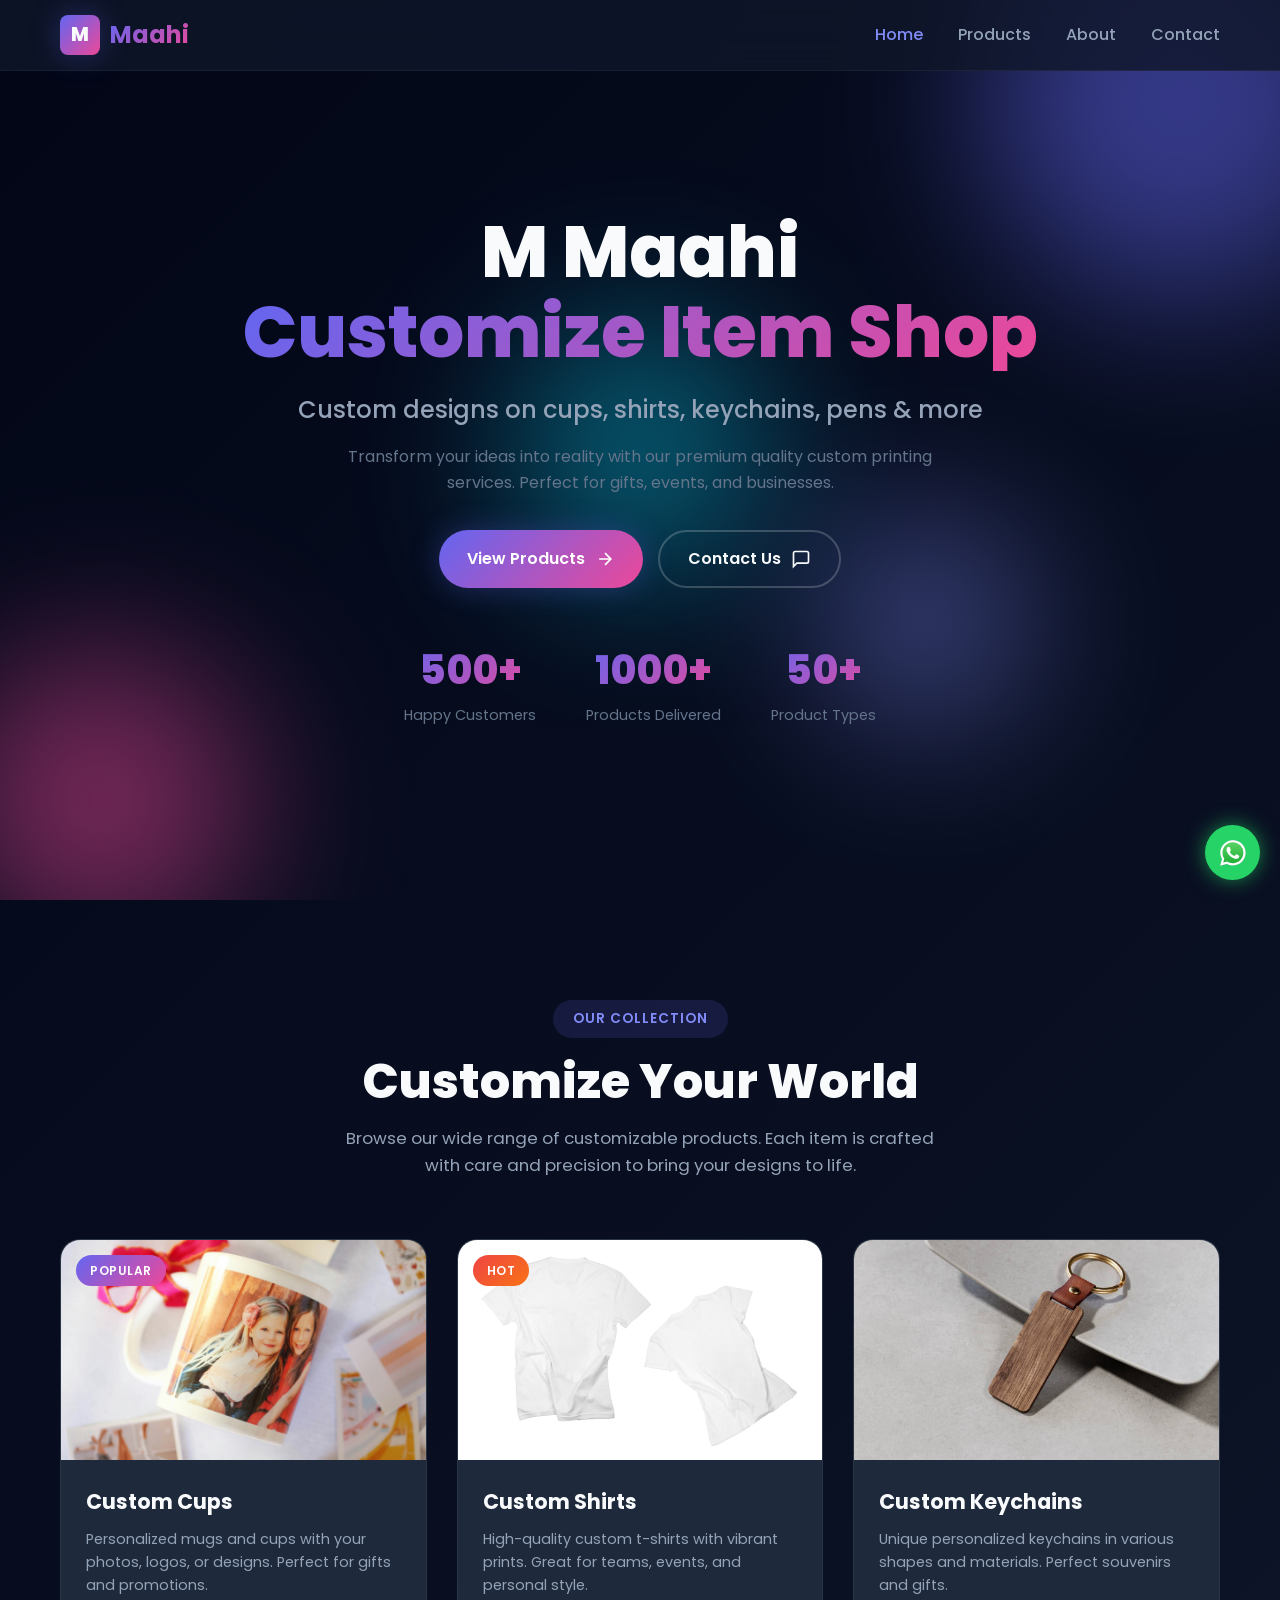
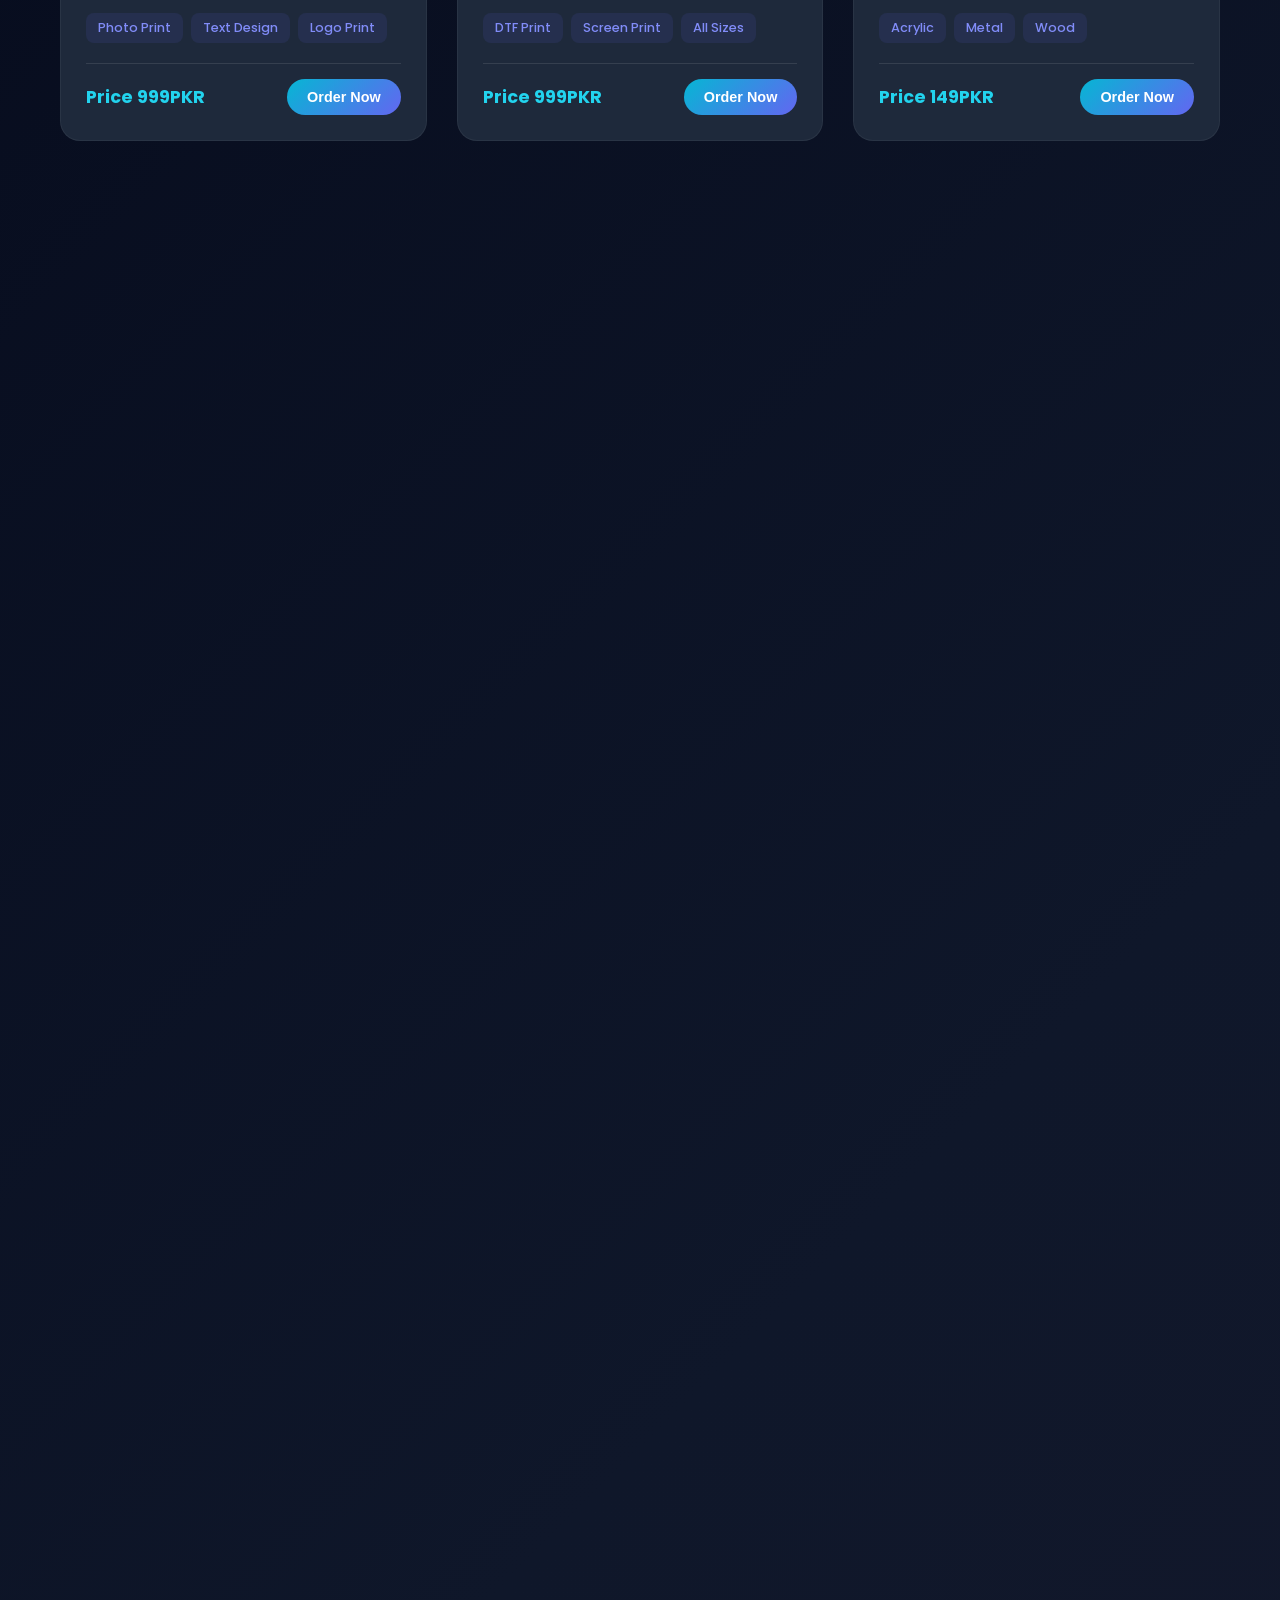
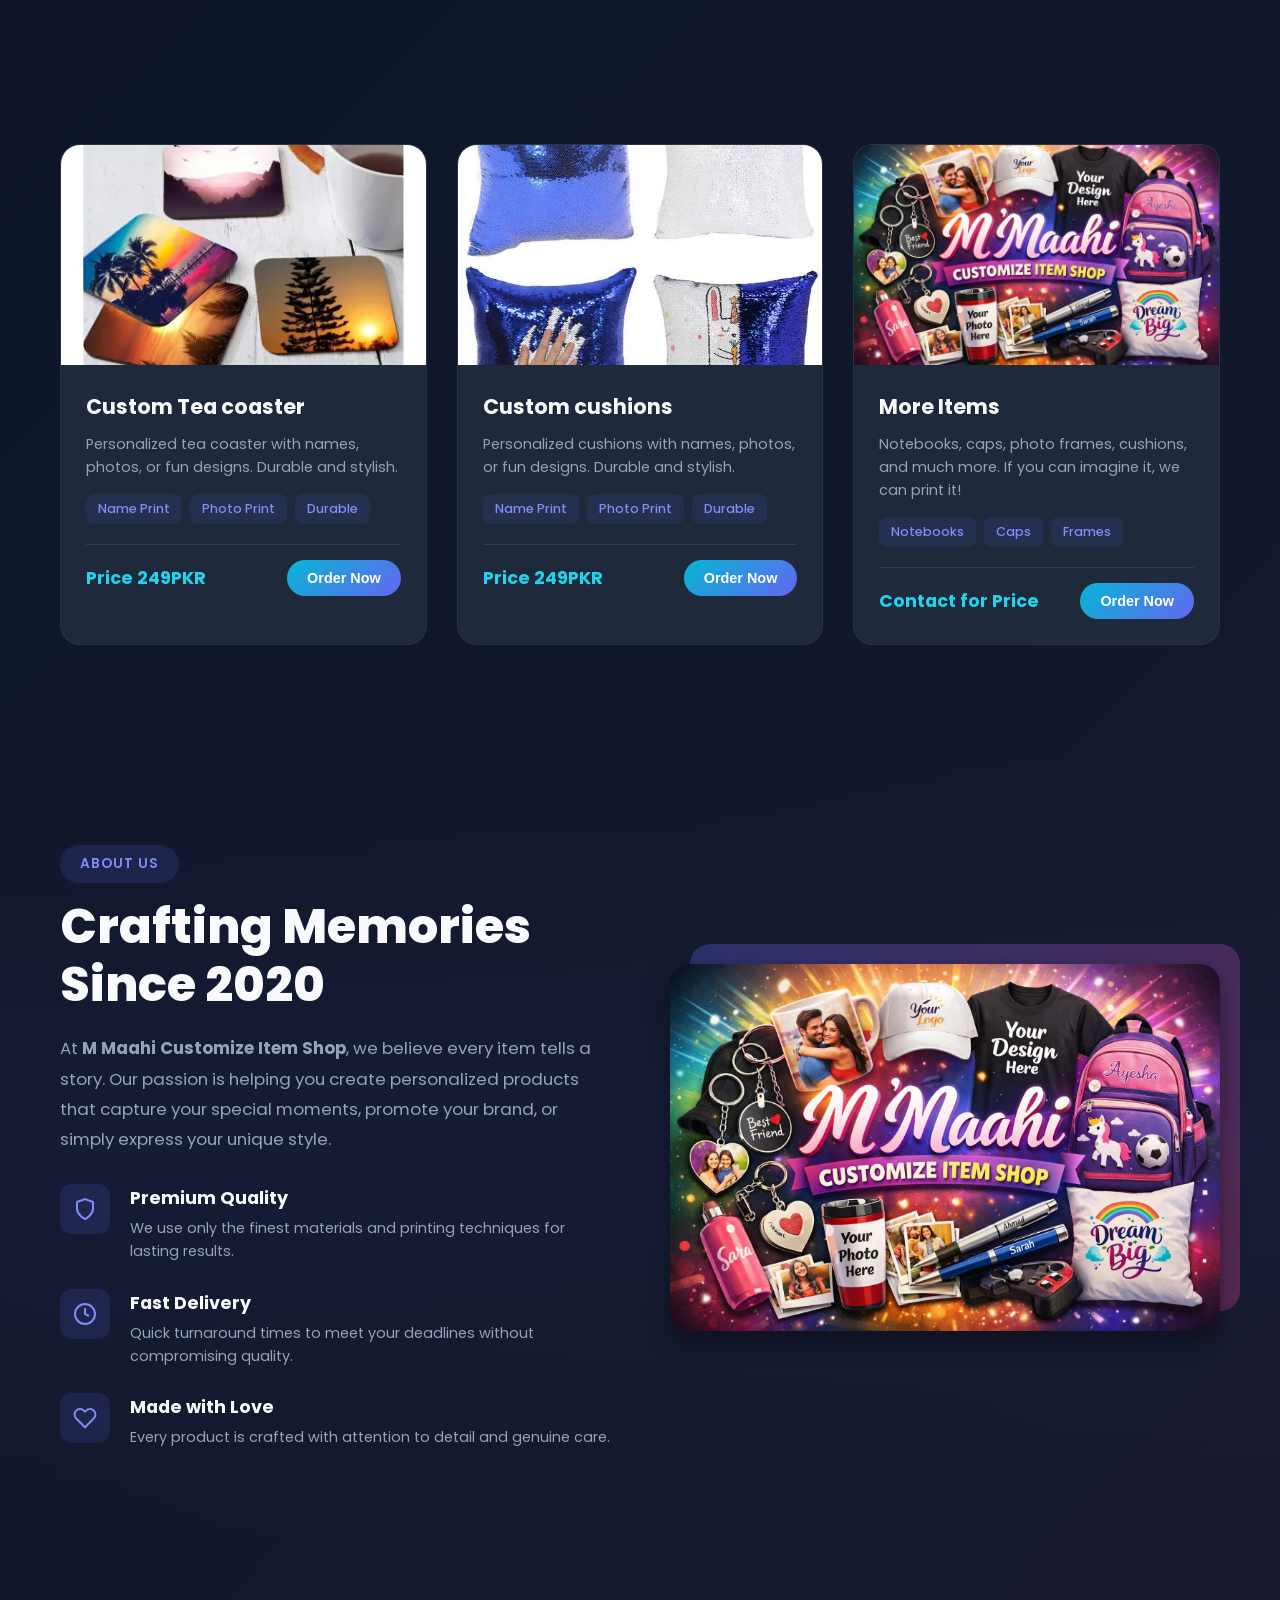
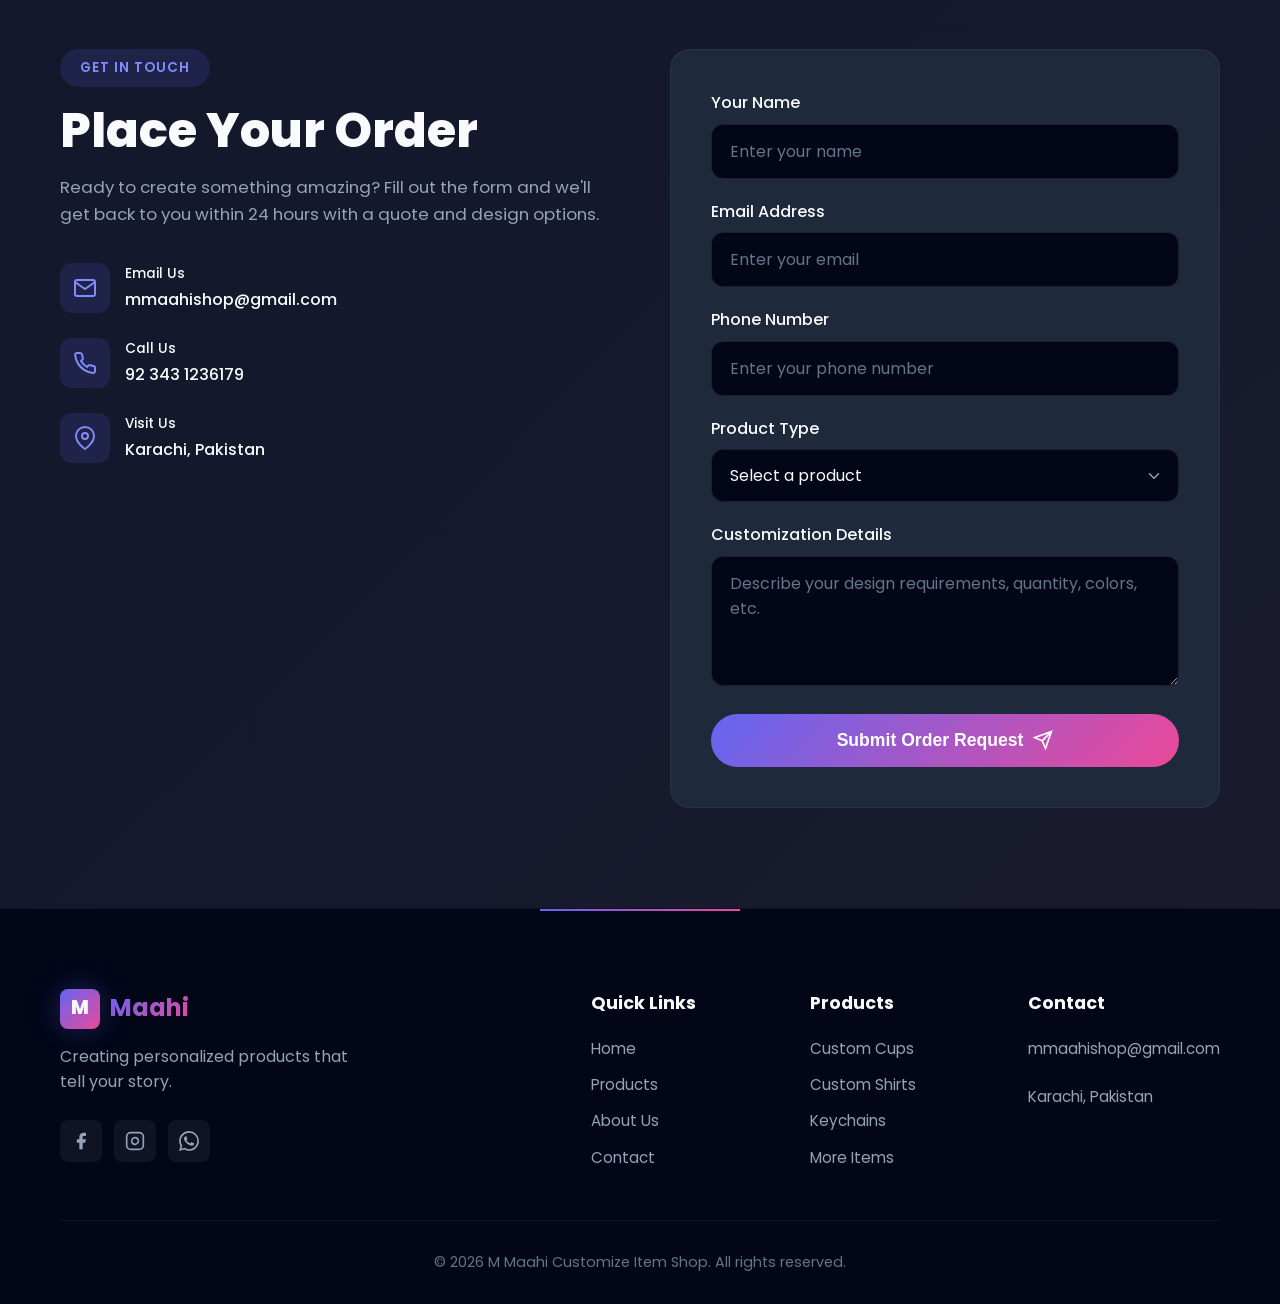
<file: index.html>
<!DOCTYPE html>
<html lang="en">
<head>
  <meta charset="UTF-8">
  <meta name="viewport" content="width=device-width, initial-scale=1.0">
  <title>M Maahi Customize Item Shop | Custom Printing Services</title>
  <meta name="description" content="Custom designs on cups, shirts, keychains, pens & more. Quality printing with fast delivery.">
  <link rel="stylesheet" href="assets/css/style.css">
  <link rel="preconnect" href="https://fonts.googleapis.com">
  <link rel="preconnect" href="https://fonts.gstatic.com" crossorigin>
  <link href="https://fonts.googleapis.com/css2?family=Poppins:wght@300;400;500;600;700;800&display=swap" rel="stylesheet">
</head>
<body>
  <!-- Navigation -->
  <nav class="navbar">
    <div class="nav-container">
      <a href="#" class="logo">
        <span class="logo-icon">M</span>
        <span class="logo-text">Maahi</span>
      </a>
      <button class="mobile-menu-btn" aria-label="Toggle menu">
        <span></span>
        <span></span>
        <span></span>
      </button>
      <ul class="nav-links">
        <li><a href="#home">Home</a></li>
        <li><a href="#products">Products</a></li>
        <li><a href="#about">About</a></li>
        <li><a href="#contact">Contact</a></li>
      </ul>
    </div>
  </nav>

  <!-- Hero Section -->
  <section id="home" class="hero">
    <div class="hero-bg">
      <div class="floating-shape shape-1"></div>
      <div class="floating-shape shape-2"></div>
      <div class="floating-shape shape-3"></div>
      <div class="floating-shape shape-4"></div>
    </div>
    <div class="hero-content">
      <h1 class="hero-title">
        <span class="title-line">M Maahi</span>
        <span class="title-line highlight">Customize Item Shop</span>
      </h1>
      <p class="hero-subtitle">Custom designs on cups, shirts, keychains, pens & more</p>
      <p class="hero-description">Transform your ideas into reality with our premium quality custom printing services. Perfect for gifts, events, and businesses.</p>
      <div class="hero-buttons">
        <a href="#products" class="btn btn-primary">
          <span>View Products</span>
          <svg width="20" height="20" viewBox="0 0 24 24" fill="none" stroke="currentColor" stroke-width="2">
            <path d="M5 12h14M12 5l7 7-7 7"/>
          </svg>
        </a>
        <a href="https://wa.me/923431236179" target="_blank" class="btn btn-secondary">
          <span>Contact Us</span>
          <svg width="20" height="20" viewBox="0 0 24 24" fill="none" stroke="currentColor" stroke-width="2">
            <path d="M21 15a2 2 0 0 1-2 2H7l-4 4V5a2 2 0 0 1 2-2h14a2 2 0 0 1 2 2z"/>
          </svg>
        </a>
      </div>
      <div class="hero-stats">
        <div class="stat">
          <span class="stat-number">500+</span>
          <span class="stat-label">Happy Customers</span>
        </div>
        <div class="stat">
          <span class="stat-number">1000+</span>
          <span class="stat-label">Products Delivered</span>
        </div>
        <div class="stat">
          <span class="stat-number">50+</span>
          <span class="stat-label">Product Types</span>
        </div>
      </div>
    </div>
  </section>

  <!-- Products Section -->
  <section id="products" class="products">
    <div class="container">
      <div class="section-header">
        <span class="section-tag">Our Collection</span>
        <h2 class="section-title">Customize Your World</h2>
        <p class="section-description">Browse our wide range of customizable products. Each item is crafted with care and precision to bring your designs to life.</p>
      </div>
      <div class="products-grid">
        <!-- Product 1: Cups -->
        <div class="product-card" data-category="cups">
          <div class="product-image">
            <img src="assets/images/cup.jpg" alt="Custom Printed Cups">
            <div class="product-badge">Popular</div>
            <div class="product-overlay">
              <a href="cups.html" class="quick-view-btn">Quick View</a>
            </div>
          </div>
          <div class="product-content">
            <h3 class="product-title">Custom Cups</h3>
            <p class="product-description">Personalized mugs and cups with your photos, logos, or designs. Perfect for gifts and promotions.</p>
            <div class="product-features">
              <span class="feature">Photo Print</span>
              <span class="feature">Text Design</span>
              <span class="feature">Logo Print</span>
            </div>
            <div class="product-footer">
              <span class="product-price">Price 999PKR</span>
              <a href="https://wa.me/923431236179" target="_blank"><button class="btn btn-order" data-product="Custom Cups">Order Now</button></a>
            </div>
          </div>
        </div>

        <!-- Product 2: Shirts -->
        <div class="product-card" data-category="shirts">
          <div class="product-image">
            <img src="assets/images/shirts.jpg" alt="Custom Printed Shirts">
            <div class="product-badge hot">Hot</div>
            <div class="product-overlay">
              <a href="shirts.html" class="quick-view-btn">Quick View</a>
            </div>
          </div>
          <div class="product-content">
            <h3 class="product-title">Custom Shirts</h3>
            <p class="product-description">High-quality custom t-shirts with vibrant prints. Great for teams, events, and personal style.</p>
            <div class="product-features">
              <span class="feature">DTF Print</span>
              <span class="feature">Screen Print</span>
              <span class="feature">All Sizes</span>
            </div>
            <div class="product-footer">
              <span class="product-price">Price 999PKR</span>
              <a href="https://wa.me/923431236179" target="_blank"><button class="btn btn-order" data-product="Custom Shirts">Order Now</button></a>
            </div>
          </div>
        </div>

        <!-- Product 3: Keychains -->
        <div class="product-card" data-category="keychains">
          <div class="product-image">
            <img src="assets/images/keychain.jpg" alt="Custom Keychains">
            <div class="product-overlay">
             <a href="keychain.html" class="quick-view-btn">Quick View</a>
            </div>
          </div>
          <div class="product-content">
            <h3 class="product-title">Custom Keychains</h3>
            <p class="product-description">Unique personalized keychains in various shapes and materials. Perfect souvenirs and gifts.</p>
            <div class="product-features">
              <span class="feature">Acrylic</span>
              <span class="feature">Metal</span>
              <span class="feature">Wood</span>
            </div>
            <div class="product-footer">
              <span class="product-price">Price 149PKR</span>
              <a href="https://wa.me/923431236179" target="_blank"><button class="btn btn-order" data-product="Custom Keychains">Order Now</button></a>
            </div>
          </div>
        </div>
        <!-- Product 4: Keychains -->
        <div class="product-card" data-category="keychains">
          <div class="product-image">
            <img src="assets/images/keychain.webp" alt="Custom Keychains">
            <div class="product-overlay">
             <button class="quick-view-btn" data-product="more">Quick View</button>
            </div>
          </div>
          <div class="product-content">
            <h3 class="product-title">Custom Keychains</h3>
            <p class="product-description">Unique personalized keychains in various shapes and materials. Perfect souvenirs and gifts.</p>
            <div class="product-features">
              <span class="feature">Acrylic</span>
              <span class="feature">Metal</span>
              <span class="feature">Wood</span>
            </div>
            <div class="product-footer">
              <span class="product-price">Price 149PKR</span>
              <a href="https://wa.me/923431236179" target="_blank"><button class="btn btn-order" data-product="Custom Keychains">Order Now</button></a>
            </div>
          </div>
        </div>
        <!-- Product 5: Keychains -->
         <div class="product-card" data-category="keychains">
          <div class="product-image">
            <img src="assets/images/keychain2.webp" alt="Custom Keychains">
            <div class="product-overlay">
             <button class="quick-view-btn" data-product="more">Quick View</button>
            </div>
          </div>
          <div class="product-content">
            <h3 class="product-title">Custom Keychains</h3>
            <p class="product-description">Unique personalized keychains in various shapes and materials. Perfect souvenirs and gifts.</p>
            <div class="product-features">
              <span class="feature">Acrylic</span>
              <span class="feature">Metal</span>
              <span class="feature">Wood</span>
            </div>
            <div class="product-footer">
              <span class="product-price">Price 249PKR</span>
              <a href="https://wa.me/923431236179" target="_blank"><button class="btn btn-order" data-product="Custom Keychains">Order Now</button></a>
            </div>
          </div>
        </div>
        <!-- Product 6: Keychains -->
         
        <div class="product-card" data-category="keychains">
          <div class="product-image">
            <img src="assets/images/keychain 3.webp" alt="Custom Keychains">
            <div class="product-overlay">
             <button class="quick-view-btn" data-product="more">Quick View</button>
            </div>
          </div>
          <div class="product-content">
            <h3 class="product-title">Custom Keychains</h3>
            <p class="product-description">Unique personalized keychains in various shapes and materials. Perfect souvenirs and gifts.</p>
            <div class="product-features">
              <span class="feature">Acrylic</span>
              <span class="feature">Metal</span>
              <span class="feature">Wood</span>
            </div>
            <div class="product-footer">
              <span class="product-price">Price 399PKR</span>
              <a href="https://wa.me/923431236179" target="_blank"><button class="btn btn-order" data-product="Custom Keychains">Order Now</button></a>
            </div>
          </div>
        </div>

        <!-- Product 7: Pens -->
        <div class="product-card" data-category="pens">
          <div class="product-image">
            <img src="assets/images/pen.png" alt="Custom Printed Pens">
            <div class="product-badge new">New</div>
            <div class="product-overlay">
              <button class="quick-view-btn" data-product="pens">Quick View</button>
            </div>
          </div>
          <div class="product-content">
            <h3 class="product-title">Custom Pens</h3>
            <p class="product-description">Branded pens with your logo or message. Ideal for corporate gifts and promotional events.</p>
            <div class="product-features">
              <span class="feature">Laser Engraved</span>
              <span class="feature">Print</span>
              <span class="feature">Bulk Orders</span>
            </div>
            <div class="product-footer">
              <span class="product-price">Price 399PKR</span>
              <a href="https://wa.me/923431236179" target="_blank"><button class="btn btn-order" data-product="Custom Pens">Order Now</button></a>
            </div>
          </div>
        </div>

        <!-- Product 8: School Bags -->
        <div class="product-card" data-category="bags">
          <div class="product-image">
            <img src="assets/images/bag.jpeg" alt="Custom School Bags">
            <div class="product-overlay">
              <button class="quick-view-btn" data-product="bags">Quick View</button>
            </div>
          </div>
          <div class="product-content">
            <h3 class="product-title">Custom School Bags</h3>
            <p class="product-description">Personalized school bags with names, photos, or fun designs. Durable and stylish.</p>
            <div class="product-features">
              <span class="feature">Name Print</span>
              <span class="feature">Photo Print</span>
              <span class="feature">Durable</span>
            </div>
            <div class="product-footer">
              <span class="product-price">Price 999PKR</span>
              <a href="https://wa.me/923431236179" target="_blank"><button class="btn btn-order" data-product="Custom School Bags">Order Now</button></a>
            </div>
          </div>
        </div>
        <!-- product 9 -->
        <div class="product-card" data-category="bags">
          <div class="product-image">
            <img src="assets/images/cap.webp" alt="Custom cap">
            <div class="product-overlay">
              <button class="quick-view-btn" data-product="bags">Quick View</button>
            </div>
          </div>
          <div class="product-content">
            <h3 class="product-title">Custom cap</h3>
            <p class="product-description">Personalized cap with names, photos, or fun designs. Durable and stylish.</p>
            <div class="product-features">
              <span class="feature">Name Print</span>
              <span class="feature">Photo Print</span>
              <span class="feature">Durable</span>
            </div>
            <div class="product-footer">
              <span class="product-price">Price 249PKR</span>
              <a href="https://wa.me/923431236179" target="_blank"><button class="btn btn-order" data-product="Custom School Bags">Order Now</button></a>
            </div>
          </div>
        </div>
        <!-- product 10-->

        <div class="product-card" data-category="bags">
          <div class="product-image">
            <img src="assets/images/baby bib.webp" alt="Custom baby bib">
            <div class="product-overlay">
              <button class="quick-view-btn" data-product="bags">Quick View</button>
            </div>
          </div>
          <div class="product-content">
            <h3 class="product-title">Custom Baby Bib</h3>
            <p class="product-description">Personalized baby bib with names, photos, or fun designs. Durable and stylish.</p>
            <div class="product-features">
              <span class="feature">Name Print</span>
              <span class="feature">Photo Print</span>
              <span class="feature">Durable</span>
            </div>
            <div class="product-footer">
              <span class="product-price">Price 299sPKR</span>
              <a href="https://wa.me/923431236179" target="_blank"><button class="btn btn-order" data-product="Custom School Bags">Order Now</button></a>
            </div>
          </div>
        </div>

        <!-- product 11 -->

           <div class="product-card" data-category="bags">
          <div class="product-image">
            <img src="assets/images/bottle.jpg" alt="Custom bottle">
            <div class="product-overlay">
              <button class="quick-view-btn" data-product="bags">Quick View</button>
            </div>
          </div>
          <div class="product-content">
            <h3 class="product-title">Custom water bottle</h3>
            <p class="product-description">Personalized Water Bottle with names, photos, or fun designs. Durable and stylish.</p>
            <div class="product-features">
              <span class="feature">Name Print</span>
              <span class="feature">Photo Print</span>
              <span class="feature">Durable</span>
            </div>
            <div class="product-footer">
              <span class="product-price">Price 999PKR</span>
              <a href="https://wa.me/923431236179" target="_blank"><button class="btn btn-order" data-product="Custom School Bags">Order Now</button></a>
            </div>
          </div>
        </div>
        <!-- product 12 -->

         <div class="product-card" data-category="bags">
          <div class="product-image">
            <img src="assets/images/bracelet.webp" alt="Custom Baracelet">
            <div class="product-overlay">
              <button class="quick-view-btn" data-product="bags">Quick View</button>
            </div>
          </div>
          <div class="product-content">
            <h3 class="product-title">Custom bracelet</h3>
            <p class="product-description">Personalized bracelet with names, photos, or fun designs. Durable and stylish.</p>
            <div class="product-features">
              <span class="feature">Name Print</span>
              <span class="feature">Photo Print</span>
              <span class="feature">Durable</span>
            </div>
            <div class="product-footer">
              <span class="product-price">Price 999PKR</span>
              <a href="https://wa.me/923431236179" target="_blank"><button class="btn btn-order" data-product="Custom School Bags">Order Now</button></a>
            </div>
          </div>
        </div>
       
        <!-- product 13 -->


        <div class="product-card" data-category="bags">
          <div class="product-image">
            <img src="assets/images/tea coaster.webp" alt="Custom coaster">
            <div class="product-overlay">
              <button class="quick-view-btn" data-product="bags">Quick View</button>
            </div>
          </div>
          <div class="product-content">
            <h3 class="product-title">Custom Tea coaster</h3>
            <p class="product-description">Personalized tea coaster with names, photos, or fun designs. Durable and stylish.</p>
            <div class="product-features">
              <span class="feature">Name Print</span>
              <span class="feature">Photo Print</span>
              <span class="feature">Durable</span>
            </div>
            <div class="product-footer">
              <span class="product-price">Price 249PKR</span>
              <a href="https://wa.me/923431236179" target="_blank"><button class="btn btn-order" data-product="Custom School Bags">Order Now</button></a>
            </div>
          </div>
        </div>
        
        <!-- product 13 -->

        <div class="product-card" data-category="bags">
          <div class="product-image">
            <img src="assets/images/custom cushions.jpg" alt="Custom cushions">
            <div class="product-overlay">
              <button class="quick-view-btn" data-product="bags">Quick View</button>
            </div>
          </div>
          <div class="product-content">
            <h3 class="product-title">Custom cushions</h3>
            <p class="product-description">Personalized cushions with names, photos, or fun designs. Durable and stylish.</p>
            <div class="product-features">
              <span class="feature">Name Print</span>
              <span class="feature">Photo Print</span>
              <span class="feature">Durable</span>
            </div>
            <div class="product-footer">
              <span class="product-price">Price 249PKR</span>
              <a href="https://wa.me/923431236179" target="_blank"><button class="btn btn-order" data-product="Custom School Bags">Order Now</button></a>
            </div>
          </div>
        </div>



      


        <!-- Product 14: More Items -->
        <div class="product-card more-items" data-category="more">
          <div class="product-image">
            <img src="assets/images/store.png" alt="More Custom Items">
            <div class="product-overlay">
              <button class="quick-view-btn" data-product="more">Quick View</button>
            </div>
          </div>
          <div class="product-content">
            <h3 class="product-title">More Items</h3>
            <p class="product-description">Notebooks, caps, photo frames, cushions, and much more. If you can imagine it, we can print it!</p>
            <div class="product-features">
              <span class="feature">Notebooks</span>
              <span class="feature">Caps</span>
              <span class="feature">Frames</span>
            </div>
            <div class="product-footer">
              <span class="product-price">Contact for Price</span>
              <a href="https://wa.me/923431236179" target="_blank"><button class="btn btn-order" data-product="More Items">Order Now</button></a>
            </div>
          </div>
        </div>
      </div>
    </div>
  </section>

  <!-- About Section -->
  <section id="about" class="about">
    <div class="container">
      <div class="about-content">
        <div class="about-text">
          <span class="section-tag">About Us</span>
          <h2 class="section-title">Crafting Memories Since 2020</h2>
          <p class="about-description">
            At <strong>M Maahi Customize Item Shop</strong>, we believe every item tells a story. Our passion is helping you create personalized products that capture your special moments, promote your brand, or simply express your unique style.
          </p>
          <div class="about-features">
            <div class="about-feature">
              <div class="feature-icon">
                <svg width="24" height="24" viewBox="0 0 24 24" fill="none" stroke="currentColor" stroke-width="2">
                  <path d="M12 22s8-4 8-10V5l-8-3-8 3v7c0 6 8 10 8 10z"/>
                </svg>
              </div>
              <div class="feature-text">
                <h4>Premium Quality</h4>
                <p>We use only the finest materials and printing techniques for lasting results.</p>
              </div>
            </div>
            <div class="about-feature">
              <div class="feature-icon">
                <svg width="24" height="24" viewBox="0 0 24 24" fill="none" stroke="currentColor" stroke-width="2">
                  <circle cx="12" cy="12" r="10"/>
                  <polyline points="12 6 12 12 16 14"/>
                </svg>
              </div>
              <div class="feature-text">
                <h4>Fast Delivery</h4>
                <p>Quick turnaround times to meet your deadlines without compromising quality.</p>
              </div>
            </div>
            <div class="about-feature">
              <div class="feature-icon">
                <svg width="24" height="24" viewBox="0 0 24 24" fill="none" stroke="currentColor" stroke-width="2">
                  <path d="M20.84 4.61a5.5 5.5 0 0 0-7.78 0L12 5.67l-1.06-1.06a5.5 5.5 0 0 0-7.78 7.78l1.06 1.06L12 21.23l7.78-7.78 1.06-1.06a5.5 5.5 0 0 0 0-7.78z"/>
                </svg>
              </div>
              <div class="feature-text">
                <h4>Made with Love</h4>
                <p>Every product is crafted with attention to detail and genuine care.</p>
              </div>
            </div>
          </div>
        </div>
        <div class="about-image">
          <div class="image-wrapper">
            <div class="image-decoration"></div>
            <img src="assets/images/store.png" alt="M Maahi Workshop">
          </div>
        </div>
      </div>
    </div>
  </section>

  <!-- Contact Section -->
  <section id="contact" class="contact">
    <div class="container">
      <div class="contact-wrapper">
        <div class="contact-info">
          <span class="section-tag">Get In Touch</span>
          <h2 class="section-title">Place Your Order</h2>
          <p class="contact-description">Ready to create something amazing? Fill out the form and we'll get back to you within 24 hours with a quote and design options.</p>
          <div class="contact-details">
            <div class="contact-item">
              <div class="contact-icon">
                <svg width="24" height="24" viewBox="0 0 24 24" fill="none" stroke="currentColor" stroke-width="2">
                  <path d="M4 4h16c1.1 0 2 .9 2 2v12c0 1.1-.9 2-2 2H4c-1.1 0-2-.9-2-2V6c0-1.1.9-2 2-2z"/>
                  <polyline points="22,6 12,13 2,6"/>
                </svg>
              </div>
              <div class="contact-text">
                <span class="contact-label">Email Us</span>
                <a href="mailto:122fahadtufail@gmail.com">mmaahishop@gmail.com</a>
              </div>
            </div>
            <div class="contact-item">
              <div class="contact-icon">
                <svg width="24" height="24" viewBox="0 0 24 24" fill="none" stroke="currentColor" stroke-width="2">
                  <path d="M22 16.92v3a2 2 0 0 1-2.18 2 19.79 19.79 0 0 1-8.63-3.07 19.5 19.5 0 0 1-6-6 19.79 19.79 0 0 1-3.07-8.67A2 2 0 0 1 4.11 2h3a2 2 0 0 1 2 1.72 12.84 12.84 0 0 0 .7 2.81 2 2 0 0 1-.45 2.11L8.09 9.91a16 16 0 0 0 6 6l1.27-1.27a2 2 0 0 1 2.11-.45 12.84 12.84 0 0 0 2.81.7A2 2 0 0 1 22 16.92z"/>
                </svg>
              </div>
              <div class="contact-text">
                <span class="contact-label">Call Us</span>
                <a href="tel:+923431236179">92 343 1236179</a>
              </div>
            </div>
            <div class="contact-item">
              <div class="contact-icon">
                <svg width="24" height="24" viewBox="0 0 24 24" fill="none" stroke="currentColor" stroke-width="2">
                  <path d="M21 10c0 7-9 13-9 13s-9-6-9-13a9 9 0 0 1 18 0z"/>
                  <circle cx="12" cy="10" r="3"/>
                </svg>
              </div>
              <div class="contact-text">
                <span class="contact-label">Visit Us</span>
                <span>Karachi, Pakistan</span>
              </div>
            </div>
          </div>
        </div>
        <div class="contact-form-wrapper">
          <form id="orderForm" class="contact-form">
            <div class="form-group">
              <label for="name">Your Name</label>
              <input type="text" id="name" name="name" placeholder="Enter your name" required>
            </div>
            <div class="form-group">
              <label for="email">Email Address</label>
              <input type="email" id="email" name="email" placeholder="Enter your email" required>
            </div>
            <div class="form-group">
              <label for="phone">Phone Number</label>
              <input type="tel" id="phone" name="phone" placeholder="Enter your phone number">
            </div>
            <div class="form-group">
              <label for="product">Product Type</label>
              <select id="product" name="product" required>
                <option value="">Select a product</option>
                <option value="cups">Custom Cups</option>
                <option value="shirts">Custom Shirts</option>
                <option value="keychains">Custom Keychains</option>
                <option value="pens">Custom Pens</option>
                <option value="bags">Custom School Bags</option>
                <option value="other">Other</option>
              </select>
            </div>
            <div class="form-group">
              <label for="details">Customization Details</label>
              <textarea id="details" name="details" rows="4" placeholder="Describe your design requirements, quantity, colors, etc." required></textarea>
            </div>
            <button type="submit" class="btn btn-submit">
              <span>Submit Order Request</span>
              <svg width="20" height="20" viewBox="0 0 24 24" fill="none" stroke="currentColor" stroke-width="2">
                <line x1="22" y1="2" x2="11" y2="13"/>
                <polygon points="22 2 15 22 11 13 2 9 22 2"/>
              </svg>
            </button>
          </form>
        </div>
      </div>
    </div>
  </section>

  <!-- Footer -->
  <footer class="footer">
    <div class="container">
      <div class="footer-content">
        <div class="footer-brand">
          <a href="#" class="footer-logo">
            <span class="logo-icon">M</span>
            <span class="logo-text">Maahi</span>
          </a>
          <p class="footer-tagline">Creating personalized products that tell your story.</p>
          <div class="social-links">
            <a href="#" class="social-link" aria-label="Facebook">
              <svg width="20" height="20" viewBox="0 0 24 24" fill="currentColor">
                <path d="M18 2h-3a5 5 0 0 0-5 5v3H7v4h3v8h4v-8h3l1-4h-4V7a1 1 0 0 1 1-1h3z"/>
              </svg>
            </a>
            <a href="#" class="social-link" aria-label="Instagram">
              <svg width="20" height="20" viewBox="0 0 24 24" fill="none" stroke="currentColor" stroke-width="2">
                <rect x="2" y="2" width="20" height="20" rx="5" ry="5"/>
                <path d="M16 11.37A4 4 0 1 1 12.63 8 4 4 0 0 1 16 11.37z"/>
                <line x1="17.5" y1="6.5" x2="17.51" y2="6.5"/>
              </svg>
            </a>
            <a href="https://wa.me/923431236179" target="_blank" class="social-link" aria-label="WhatsApp">
              <svg width="20" height="20" viewBox="0 0 24 24" fill="currentColor">
                <path d="M17.472 14.382c-.297-.149-1.758-.867-2.03-.967-.273-.099-.471-.148-.67.15-.197.297-.767.966-.94 1.164-.173.199-.347.223-.644.075-.297-.15-1.255-.463-2.39-1.475-.883-.788-1.48-1.761-1.653-2.059-.173-.297-.018-.458.13-.606.134-.133.298-.347.446-.52.149-.174.198-.298.298-.497.099-.198.05-.371-.025-.52-.075-.149-.669-1.612-.916-2.207-.242-.579-.487-.5-.669-.51-.173-.008-.371-.01-.57-.01-.198 0-.52.074-.792.372-.272.297-1.04 1.016-1.04 2.479 0 1.462 1.065 2.875 1.213 3.074.149.198 2.096 3.2 5.077 4.487.709.306 1.262.489 1.694.625.712.227 1.36.195 1.871.118.571-.085 1.758-.719 2.006-1.413.248-.694.248-1.289.173-1.413-.074-.124-.272-.198-.57-.347m-5.421 7.403h-.004a9.87 9.87 0 01-5.031-1.378l-.361-.214-3.741.982.998-3.648-.235-.374a9.86 9.86 0 01-1.51-5.26c.001-5.45 4.436-9.884 9.888-9.884 2.64 0 5.122 1.03 6.988 2.898a9.825 9.825 0 012.893 6.994c-.003 5.45-4.437 9.884-9.885 9.884m8.413-18.297A11.815 11.815 0 0012.05 0C5.495 0 .16 5.335.157 11.892c0 2.096.547 4.142 1.588 5.945L.057 24l6.305-1.654a11.882 11.882 0 005.683 1.448h.005c6.554 0 11.89-5.335 11.893-11.893a11.821 11.821 0 00-3.48-8.413z"/>
              </svg>
            </a>
          </div>
        </div>
        <div class="footer-links">
          <div class="footer-column">
            <h4>Quick Links</h4>
            <ul>
              <li><a href="#home">Home</a></li>
              <li><a href="#products">Products</a></li>
              <li><a href="#about">About Us</a></li>
              <li><a href="#contact">Contact</a></li>
            </ul>
          </div>
          <div class="footer-column">
            <h4>Products</h4>
            <ul>
              <li><a href="#products">Custom Cups</a></li>
              <li><a href="#products">Custom Shirts</a></li>
              <li><a href="#products">Keychains</a></li>
              <li><a href="#products">More Items</a></li>
            </ul>
          </div>
          <div class="footer-column">
            <h4>Contact</h4>
            <ul>
              <li><a href="mailto:122fahadtufail@gmail.com">mmaahishop@gmail.com</a></li>
              <li><a href="tel:+923431236179"></a></li>
              <li>Karachi, Pakistan</li>
            </ul>
          </div>
        </div>
      </div>
      <div class="footer-bottom">
        <p>&copy; 2026 M Maahi Customize Item Shop. All rights reserved.</p>
      </div>
    </div>
  </footer>

  <!-- Order Modal -->
  <div id="orderModal" class="modal">
    <div class="modal-content">
      <button class="modal-close" aria-label="Close modal">&times;</button>
      <div class="modal-header">
        <h3>Order Confirmation</h3>
      </div>
      <div class="modal-body">
        <div class="success-icon">
          <svg width="60" height="60" viewBox="0 0 24 24" fill="none" stroke="currentColor" stroke-width="2">
            <path d="M22 11.08V12a10 10 0 1 1-5.93-9.14"/>
            <polyline points="22 4 12 14.01 9 11.01"/>
          </svg>
        </div>
        <h4>Thank You!</h4>
        <p id="modalMessage">Your order request has been submitted successfully. We'll contact you within 24 hours.</p>
      </div>
    </div>
  </div>
  <!-- WhatsApp Floating Button -->
<a
  href="https://wa.me/923431236179"
  class="whatsapp-float"
  target="_blank"
  aria-label="Chat on WhatsApp"
>
  <img src="assets/images/WhatsApp.svg" alt="WhatsApp">
</a>


  <script src="assets/js/script.js"></script>
</body>
</html>
</file>
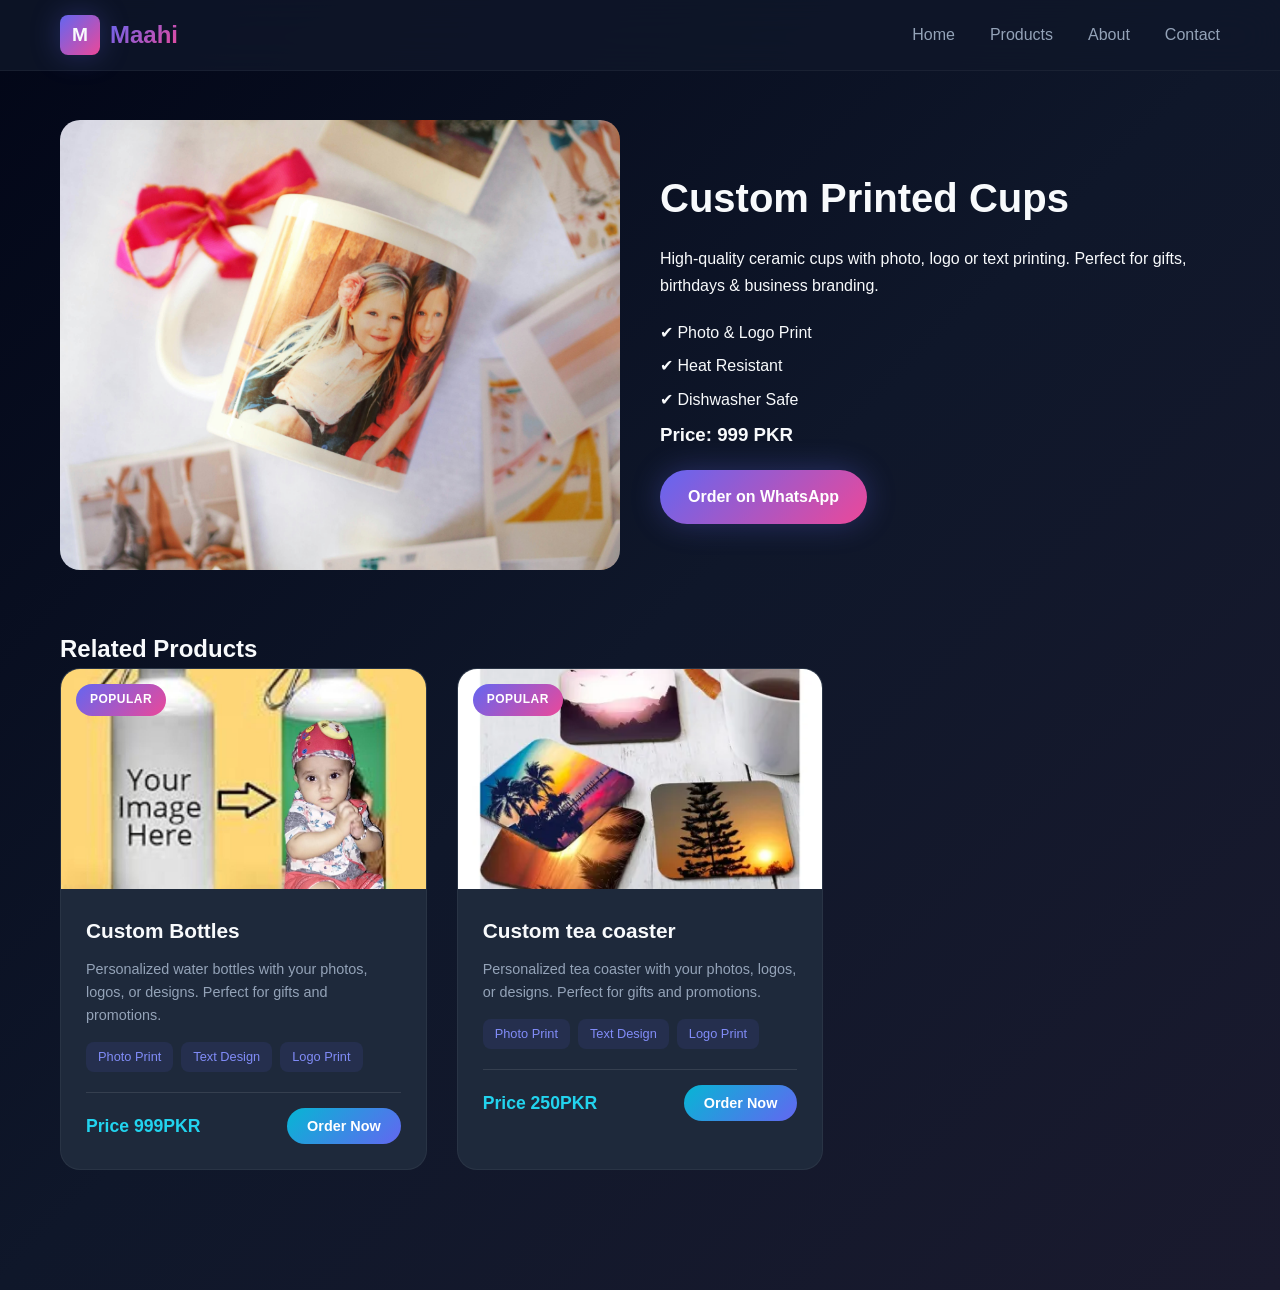
<file: cups.html>
<!DOCTYPE html>
<html lang="en">
<head>
  <meta charset="UTF-8">
  <title>Custom Cups | M Maahi</title>
  <link rel="stylesheet" href="assets/css/style.css">
</head>
<body>

<!-- Navbar same as index -->
   <!-- Navigation -->
  <nav class="navbar">
    <div class="nav-container">
      <a href="#" class="logo">
        <span class="logo-icon">M</span>
        <span class="logo-text">Maahi</span>
      </a>
      <button class="mobile-menu-btn" aria-label="Toggle menu">
        <span></span>
        <span></span>
        <span></span>
      </button>
      <ul class="nav-links">
        <li><a href="index.html">Home</a></li>
        <li><a href="index.html#products">Products</a></li>
        <li><a href="index.html#about">About</a></li>
        <li><a href="index.html#contact">Contact</a></li>
      </ul>
    </div>
  </nav>

<section class="product-detail">
  <div class="container">

    <!-- Main Product -->
    <div class="detail-wrapper">
      <img src="assets/images/cup.jpg" alt="Custom Cups">

      <div class="detail-content">
        <h1>Custom Printed Cups</h1>
        <p>
          High-quality ceramic cups with photo, logo or text printing.
          Perfect for gifts, birthdays & business branding.
        </p>

        <ul class="detail-features">
          <li>✔ Photo & Logo Print</li>
          <li>✔ Heat Resistant</li>
          <li>✔ Dishwasher Safe</li>
        </ul>

        <h3>Price: 999 PKR</h3>

        <a href="https://wa.me/923431236179" class="btn btn-primary">
          Order on WhatsApp
        </a>
      </div>
    </div>

    <!-- Related Products -->
    <h2 class="related-title">Related Products</h2>

    <div class="products-grid">

      <div class="product-card" data-category="cups">
          <div class="product-image">
            <img src="assets/images/bottle.jpg" alt="Custom Printed bottles">
            <div class="product-badge">Popular</div>
            
          </div>
          <div class="product-content">
            <h3 class="product-title">Custom Bottles</h3>
            <p class="product-description">Personalized water bottles with your photos, logos, or designs. Perfect for gifts and promotions.</p>
            <div class="product-features">
              <span class="feature">Photo Print</span>
              <span class="feature">Text Design</span>
              <span class="feature">Logo Print</span>
            </div>
            <div class="product-footer">
              <span class="product-price">Price 999PKR</span>
              <a href="https://wa.me/923431236179" target="_blank"><button class="btn btn-order" data-product="Custom Cups">Order Now</button></a>
            </div>
          </div>
        </div>

      <div class="product-card" data-category="cups">
          <div class="product-image">
            <img src="assets/images/tea coaster.webp" alt="Custom Printed Cups">
            <div class="product-badge">Popular</div>
          </div>
          <div class="product-content">
            <h3 class="product-title">Custom tea coaster</h3>
            <p class="product-description">Personalized tea coaster with your photos, logos, or designs. Perfect for gifts and promotions.</p>
            <div class="product-features">
              <span class="feature">Photo Print</span>
              <span class="feature">Text Design</span>
              <span class="feature">Logo Print</span>
            </div>
            <div class="product-footer">
              <span class="product-price">Price 250PKR</span>
              <a href="https://wa.me/923431236179" target="_blank"><button class="btn btn-order" data-product="Custom Cups">Order Now</button></a>
            </div>
          </div>
        </div>

    

    </div>

  </div>
</section>

</body>
</html>
</file>
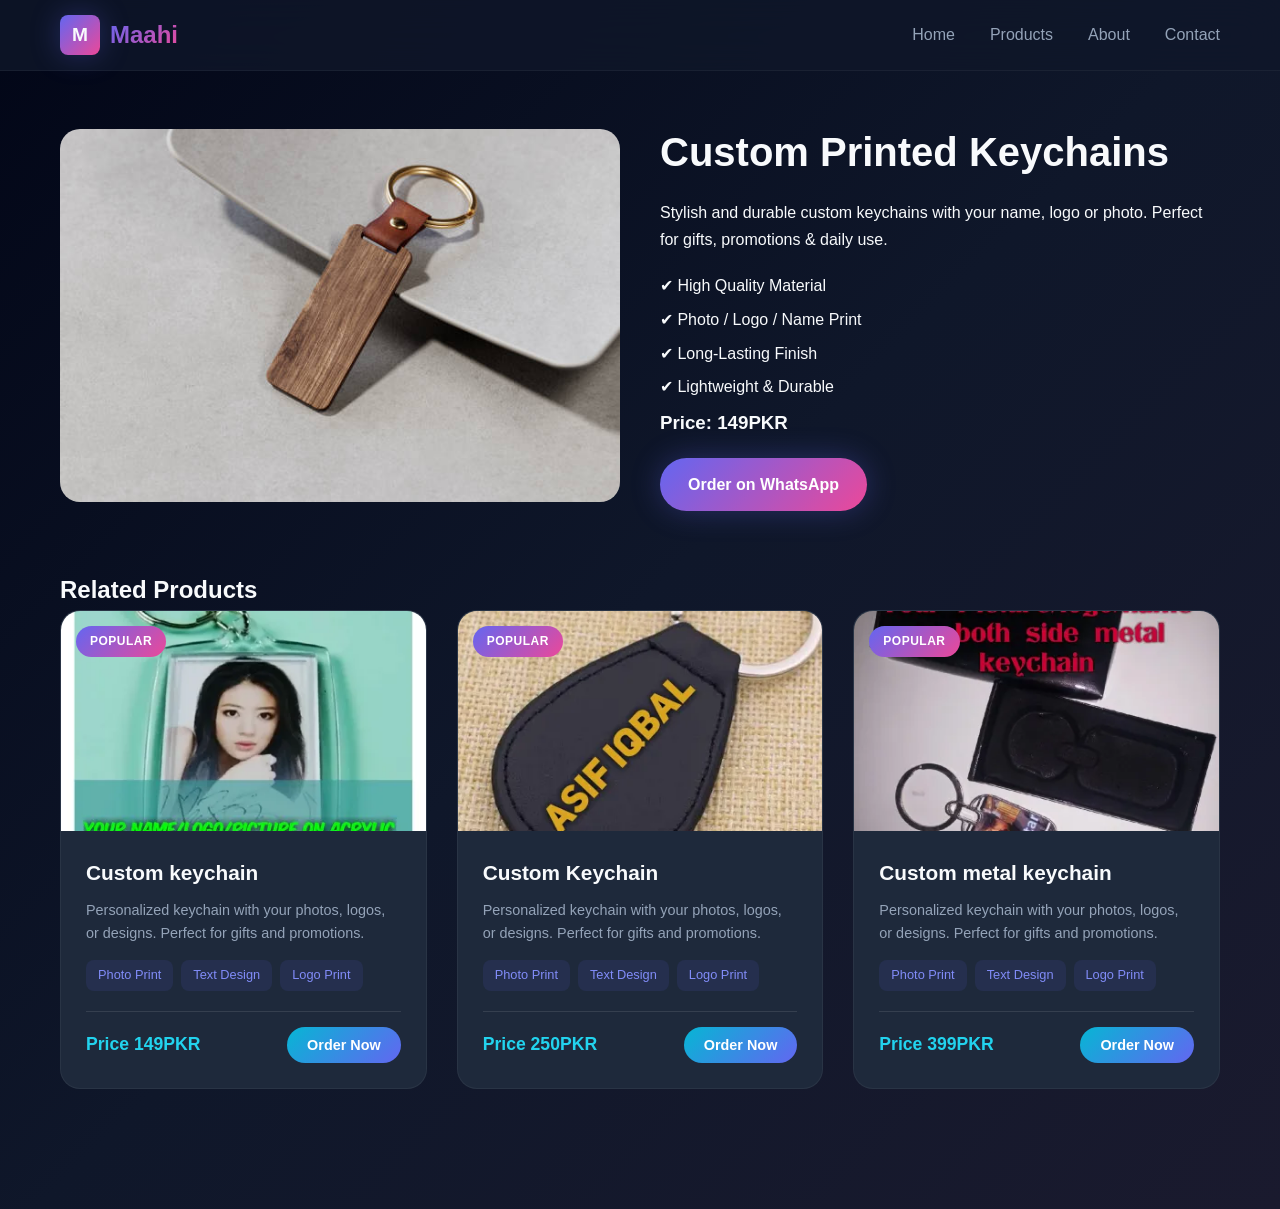
<file: keychain.html>
<!DOCTYPE html>
<html lang="en">
<head>
  <meta charset="UTF-8">
  <title>Custom Keychains | M Maahi</title>
  <link rel="stylesheet" href="assets/css/style.css">
</head>
<body>

<!-- ===== Navbar (same as index) ===== -->

  <!-- Navigation -->
  <nav class="navbar">
    <div class="nav-container">
      <a href="#" class="logo">
        <span class="logo-icon">M</span>
        <span class="logo-text">Maahi</span>
      </a>
      <button class="mobile-menu-btn" aria-label="Toggle menu">
        <span></span>
        <span></span>
        <span></span>
      </button>
      <ul class="nav-links">
        <li><a href="index.html">Home</a></li>
        <li><a href="index.html#products">Products</a></li>
        <li><a href="index.html#about">About</a></li>
        <li><a href="index.html#contact">Contact</a></li>
      </ul>
    </div>
  </nav>

<section class="product-detail">
  <div class="container">

    <!-- ===== Main Product Detail ===== -->
    <div class="detail-wrapper">

      <img src="../assets/images/keychain.jpg" alt="Custom Keychains">

      <div class="detail-content">
        <h1>Custom Printed Keychains</h1>

        <p>
          Stylish and durable custom keychains with your name, logo or photo.
          Perfect for gifts, promotions & daily use.
        </p>

        <ul class="detail-features">
          <li>✔ High Quality Material</li>
          <li>✔ Photo / Logo / Name Print</li>
          <li>✔ Long-Lasting Finish</li>
          <li>✔ Lightweight & Durable</li>
        </ul>

        <h3>Price: 149PKR</h3>

        <a href="https://wa.me/923431236179" class="btn btn-primary">
          Order on WhatsApp
        </a>
      </div>

    </div>

    <!-- ===== Related Products ===== -->
   <h2 class="related-title">Related Products</h2>

    <div class="products-grid">

      <div class="product-card" data-category="cups">
          <div class="product-image">
            <img src="assets/images/keychain.webp" alt="Custom Printed keychain">
            <div class="product-badge">Popular</div>
            
          </div>
          <div class="product-content">
            <h3 class="product-title">Custom keychain</h3>
            <p class="product-description">Personalized keychain with your photos, logos, or designs. Perfect for gifts and promotions.</p>
            <div class="product-features">
              <span class="feature">Photo Print</span>
              <span class="feature">Text Design</span>
              <span class="feature">Logo Print</span>
            </div>
            <div class="product-footer">
              <span class="product-price">Price 149PKR</span>
              <a href="https://wa.me/923431236179" target="_blank"><button class="btn btn-order" data-product="Custom Cups">Order Now</button></a>
            </div>
          </div>
        </div>

      <div class="product-card" data-category="cups">
          <div class="product-image">
            <img src="assets/images/keychain2.webp" alt="Custom keychain">
            <div class="product-badge">Popular</div>
          </div>
          <div class="product-content">
            <h3 class="product-title">Custom Keychain</h3>
            <p class="product-description">Personalized keychain with your photos, logos, or designs. Perfect for gifts and promotions.</p>
            <div class="product-features">
              <span class="feature">Photo Print</span>
              <span class="feature">Text Design</span>
              <span class="feature">Logo Print</span>
            </div>
            <div class="product-footer">
              <span class="product-price">Price 250PKR</span>
              <a href="https://wa.me/923431236179" target="_blank"><button class="btn btn-order" data-product="Custom Cups">Order Now</button></a>
            </div>
          </div>
        </div>

        <div class="product-card" data-category="cups">
          <div class="product-image">
            <img src="assets/images/keychain 3.webp" alt="Custom Printed keychain">
            <div class="product-badge">Popular</div>
          </div>
          <div class="product-content">
            <h3 class="product-title">Custom metal keychain</h3>
            <p class="product-description">Personalized keychain with your photos, logos, or designs. Perfect for gifts and promotions.</p>
            <div class="product-features">
              <span class="feature">Photo Print</span>
              <span class="feature">Text Design</span>
              <span class="feature">Logo Print</span>
            </div>
            <div class="product-footer">
              <span class="product-price">Price 399PKR</span>
              <a href="https://wa.me/923431236179" target="_blank"><button class="btn btn-order" data-product="Custom Cups">Order Now</button></a>
            </div>
          </div>
        </div>

  </div>
</section>

</body>
</html>
</file>
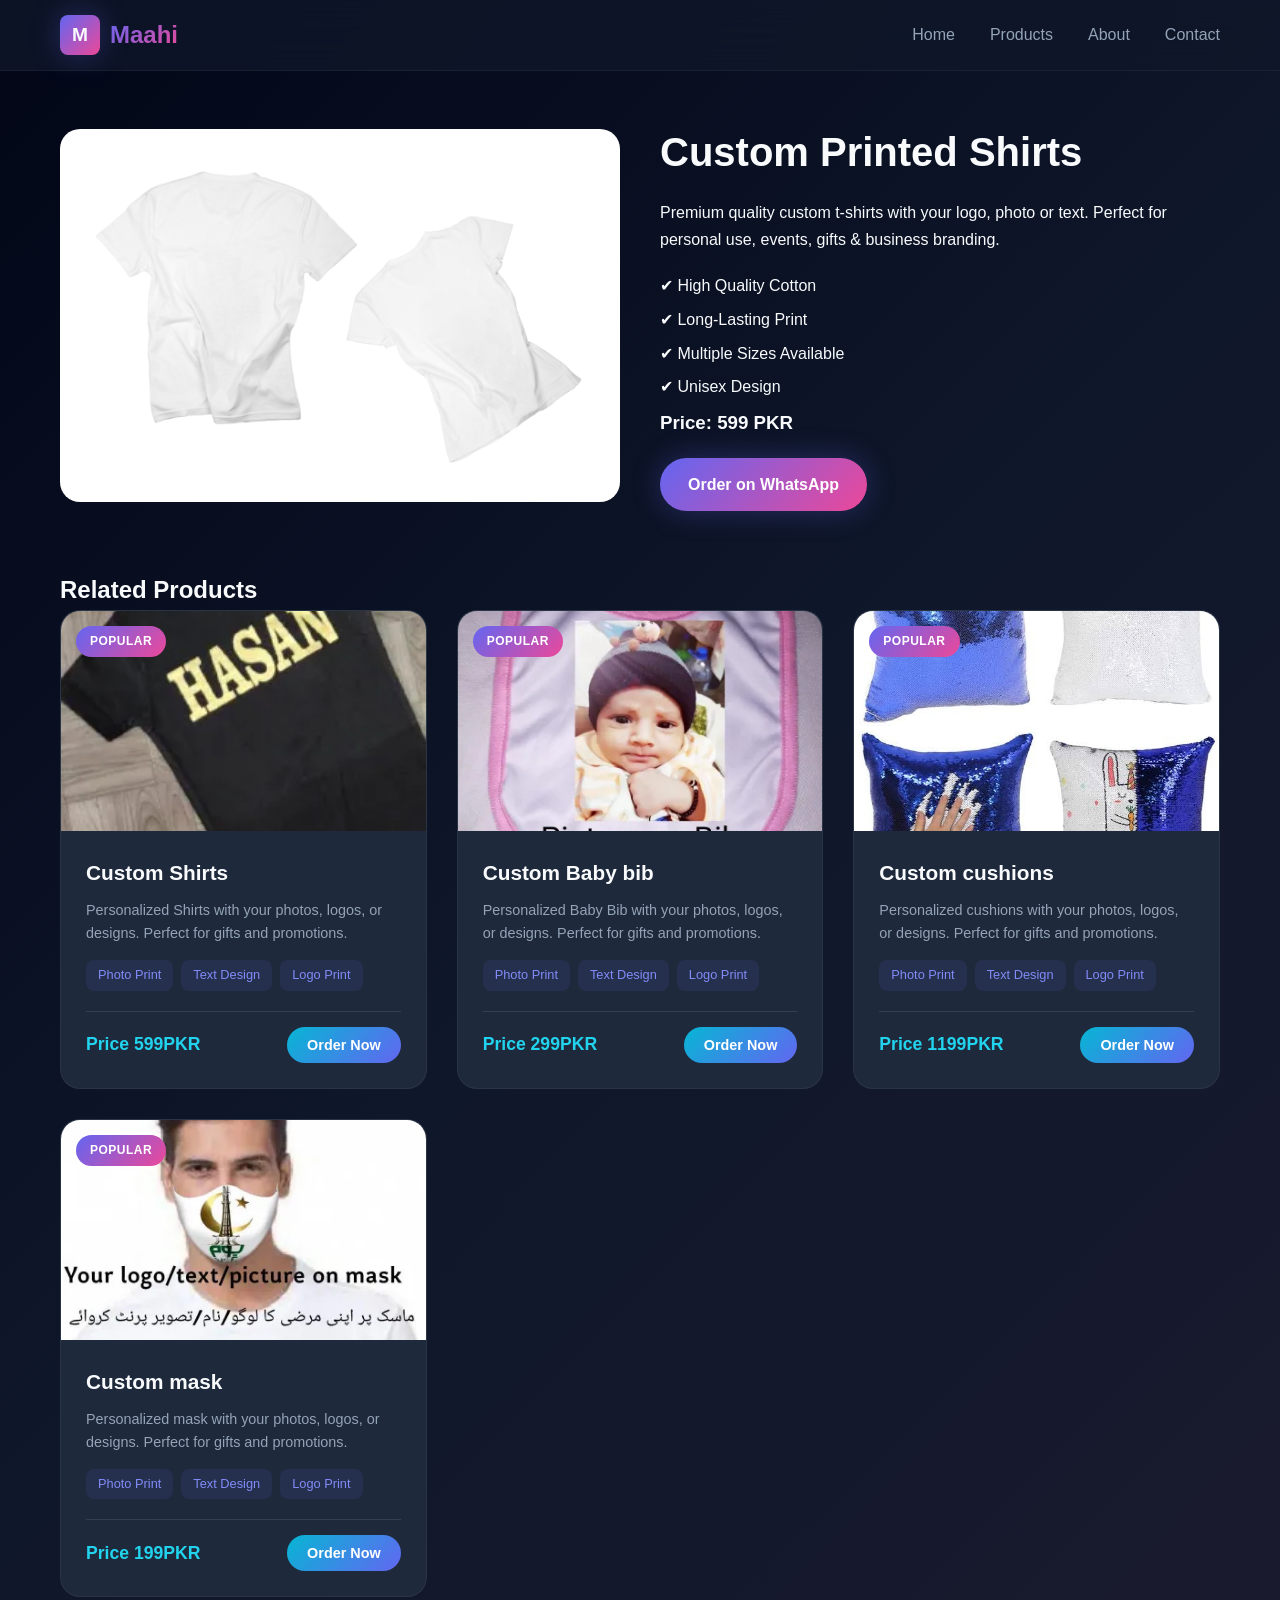
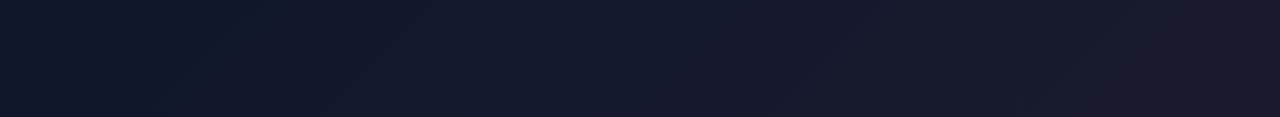
<file: shirts.html>
<!DOCTYPE html>
<html lang="en">
<head>
  <meta charset="UTF-8">
  <title>Custom Printed Shirts | M Maahi</title>
  <link rel="stylesheet" href="assets/css/style.css">
</head>
<body>

<!-- ===== Navbar (same as index) ===== -->
   <!-- Navigation -->
  <nav class="navbar">
    <div class="nav-container">
      <a href="#" class="logo">
        <span class="logo-icon">M</span>
        <span class="logo-text">Maahi</span>
      </a>
      <button class="mobile-menu-btn" aria-label="Toggle menu">
        <span></span>
        <span></span>
        <span></span>
      </button>
      <ul class="nav-links">
        <li><a href="index.html">Home</a></li>
        <li><a href="index.html#products">Products</a></li>
        <li><a href="index.html#about">About</a></li>
        <li><a href="index.html#contact">Contact</a></li>
      </ul>
    </div>
  </nav>

<section class="product-detail">
  <div class="container">

    <!-- ===== Main Product Detail ===== -->
    <div class="detail-wrapper">

      <img src="assets/images/shirts.jpg" alt="Custom Printed Shirts">

      <div class="detail-content">
        <h1>Custom Printed Shirts</h1>

        <p>
          Premium quality custom t-shirts with your logo, photo or text.
          Perfect for personal use, events, gifts & business branding.
        </p>

        <ul class="detail-features">
          <li>✔ High Quality Cotton</li>
          <li>✔ Long-Lasting Print</li>
          <li>✔ Multiple Sizes Available</li>
          <li>✔ Unisex Design</li>
        </ul>

        <h3>Price: 599 PKR</h3>

        <a href="https://wa.me/923431236179" class="btn btn-primary">
          Order on WhatsApp
        </a>
      </div>

    </div>

    <!-- ===== Related Products ===== -->
    <h2 class="related-title">Related Products</h2>

    <div class="products-grid">

      <div class="product-card" data-category="cups">
          <div class="product-image">
            <img src="assets/images/shirts.webp" alt="Custom Printed shirts">
            <div class="product-badge">Popular</div>
            
          </div>
          <div class="product-content">
            <h3 class="product-title">Custom Shirts</h3>
            <p class="product-description">Personalized Shirts with your photos, logos, or designs. Perfect for gifts and promotions.</p>
            <div class="product-features">
              <span class="feature">Photo Print</span>
              <span class="feature">Text Design</span>
              <span class="feature">Logo Print</span>
            </div>
            <div class="product-footer">
              <span class="product-price">Price 599PKR</span>
              <a href="https://wa.me/923431236179" target="_blank"><button class="btn btn-order" data-product="Custom Cups">Order Now</button></a>
            </div>
          </div>
        </div>

      <div class="product-card" data-category="cups">
          <div class="product-image">
            <img src="assets/images/baby bib.webp" alt="Custom Printed Baby Bib">
            <div class="product-badge">Popular</div>
          </div>
          <div class="product-content">
            <h3 class="product-title">Custom Baby bib</h3>
            <p class="product-description">Personalized Baby Bib with your photos, logos, or designs. Perfect for gifts and promotions.</p>
            <div class="product-features">
              <span class="feature">Photo Print</span>
              <span class="feature">Text Design</span>
              <span class="feature">Logo Print</span>
            </div>
            <div class="product-footer">
              <span class="product-price">Price 299PKR</span>
              <a href="https://wa.me/923431236179" target="_blank"><button class="btn btn-order" data-product="Custom Cups">Order Now</button></a>
            </div>
          </div>
        </div>

        <div class="product-card" data-category="cups">
          <div class="product-image">
            <img src="assets/images/custom cushions.jpg" alt="Custom Printed cushions">
            <div class="product-badge">Popular</div>
          </div>
          <div class="product-content">
            <h3 class="product-title">Custom cushions</h3>
            <p class="product-description">Personalized cushions with your photos, logos, or designs. Perfect for gifts and promotions.</p>
            <div class="product-features">
              <span class="feature">Photo Print</span>
              <span class="feature">Text Design</span>
              <span class="feature">Logo Print</span>
            </div>
            <div class="product-footer">
              <span class="product-price">Price 1199PKR</span>
              <a href="https://wa.me/923431236179" target="_blank"><button class="btn btn-order" data-product="Custom Cups">Order Now</button></a>
            </div>
          </div>
        </div>
          <div class="product-card" data-category="cups">
          <div class="product-image">
            <img src="assets/images/mask.webp" alt="Custom Printed maska">
            <div class="product-badge">Popular</div>
          </div>
          <div class="product-content">
            <h3 class="product-title">Custom mask</h3>
            <p class="product-description">Personalized mask with your photos, logos, or designs. Perfect for gifts and promotions.</p>
            <div class="product-features">
              <span class="feature">Photo Print</span>
              <span class="feature">Text Design</span>
              <span class="feature">Logo Print</span>
            </div>
            <div class="product-footer">
              <span class="product-price">Price 199PKR</span>
              <a href="https://wa.me/923431236179" target="_blank"><button class="btn btn-order" data-product="Custom Cups">Order Now</button></a>
            </div>
          </div>
        </div>

    </div>

  </div>
</section>

</body>
</html>
</file>
<file: assets/css/style.css>
/* ===== CSS Variables ===== */
:root {
  --primary: #6366f1;
  --primary-light: #818cf8;
  --primary-dark: #4f46e5;
  --secondary: #ec4899;
  --secondary-light: #f472b6;
  --accent: #06b6d4;
  --accent-light: #22d3ee;
  
  --bg-dark: #0f172a;
  --bg-darker: #020617;
  --bg-card: #1e293b;
  --bg-card-hover: #334155;
  
  --text-primary: #f8fafc;
  --text-secondary: #94a3b8;
  --text-muted: #64748b;
  
  --gradient-primary: linear-gradient(135deg, var(--primary) 0%, var(--secondary) 100%);
  --gradient-secondary: linear-gradient(135deg, var(--accent) 0%, var(--primary) 100%);
  --gradient-bg: linear-gradient(135deg, var(--bg-darker) 0%, var(--bg-dark) 50%, #1a1a2e 100%);
  
  --shadow-sm: 0 1px 2px rgba(0, 0, 0, 0.3);
  --shadow-md: 0 4px 6px rgba(0, 0, 0, 0.3);
  --shadow-lg: 0 10px 25px rgba(0, 0, 0, 0.4);
  --shadow-glow: 0 0 30px rgba(99, 102, 241, 0.3);
  --shadow-glow-pink: 0 0 30px rgba(236, 72, 153, 0.3);
  
  --radius-sm: 8px;
  --radius-md: 12px;
  --radius-lg: 20px;
  --radius-xl: 30px;
  
  --transition-fast: 0.2s ease;
  --transition-normal: 0.3s ease;
  --transition-slow: 0.5s ease;
}

/* ===== Reset & Base ===== */
*,
*::before,
*::after {
  margin: 0;
  padding: 0;
  box-sizing: border-box;
}

html {
  scroll-behavior: smooth;
  scroll-padding-top: 80px;
}

body {
  font-family: 'Poppins', -apple-system, BlinkMacSystemFont, sans-serif;
  background: var(--gradient-bg);
  color: var(--text-primary);
  line-height: 1.6;
  overflow-x: hidden;
  min-height: 100vh;
}

a {
  text-decoration: none;
  color: inherit;
  transition: color var(--transition-fast);
}

img {
  max-width: 100%;
  height: auto;
  display: block;
}

ul {
  list-style: none;
}

/* ===== Container ===== */
.container {
  max-width: 1200px;
  margin: 0 auto;
  padding: 0 20px;
}

/* ===== Navigation ===== */
.navbar {
  position: fixed;
  top: 0;
  left: 0;
  right: 0;
  z-index: 1000;
  padding: 15px 0;
  background: rgba(15, 23, 42, 0.8);
  backdrop-filter: blur(20px);
  border-bottom: 1px solid rgba(255, 255, 255, 0.05);
  transition: all var(--transition-normal);
}

.navbar.scrolled {
  padding: 10px 0;
  background: rgba(15, 23, 42, 0.95);
}

.nav-container {
  max-width: 1200px;
  margin: 0 auto;
  padding: 0 20px;
  display: flex;
  align-items: center;
  justify-content: space-between;
}

.logo {
  display: flex;
  align-items: center;
  gap: 10px;
  font-weight: 700;
  font-size: 1.5rem;
}

.logo-icon {
  width: 40px;
  height: 40px;
  background: var(--gradient-primary);
  border-radius: var(--radius-sm);
  display: flex;
  align-items: center;
  justify-content: center;
  font-weight: 800;
  font-size: 1.2rem;
  box-shadow: var(--shadow-glow);
}

.logo-text {
  background: var(--gradient-primary);
  -webkit-background-clip: text;
  -webkit-text-fill-color: transparent;
  background-clip: text;
}

.nav-links {
  display: flex;
  gap: 35px;
}

.nav-links a {
  font-weight: 500;
  color: var(--text-secondary);
  position: relative;
  padding: 5px 0;
}

.nav-links a::after {
  content: '';
  position: absolute;
  bottom: 0;
  left: 0;
  width: 0;
  height: 2px;
  background: var(--gradient-primary);
  transition: width var(--transition-normal);
}

.nav-links a:hover {
  color: var(--text-primary);
}

.nav-links a:hover::after {
  width: 100%;
}

.mobile-menu-btn {
  display: none;
  flex-direction: column;
  gap: 5px;
  background: none;
  border: none;
  cursor: pointer;
  padding: 5px;
}

.mobile-menu-btn span {
  width: 25px;
  height: 3px;
  background: var(--text-primary);
  border-radius: 3px;
  transition: all var(--transition-fast);
}

/* ===== Hero Section ===== */
.hero {
  min-height: 100vh;
  display: flex;
  align-items: center;
  justify-content: center;
  position: relative;
  padding: 120px 20px 80px;
  overflow: hidden;
}

.hero-bg {
  position: absolute;
  inset: 0;
  pointer-events: none;
}

.floating-shape {
  position: absolute;
  border-radius: 50%;
  filter: blur(80px);
  opacity: 0.5;
  animation: float 20s infinite ease-in-out;
}

.shape-1 {
  width: 400px;
  height: 400px;
  background: var(--primary);
  top: -100px;
  right: -100px;
  animation-delay: 0s;
}

.shape-2 {
  width: 300px;
  height: 300px;
  background: var(--secondary);
  bottom: -50px;
  left: -50px;
  animation-delay: -5s;
}

.shape-3 {
  width: 250px;
  height: 250px;
  background: var(--accent);
  top: 50%;
  left: 50%;
  transform: translate(-50%, -50%);
  animation-delay: -10s;
}

.shape-4 {
  width: 200px;
  height: 200px;
  background: var(--primary-light);
  bottom: 20%;
  right: 20%;
  animation-delay: -15s;
}

@keyframes float {
  0%, 100% {
    transform: translate(0, 0) scale(1);
  }
  25% {
    transform: translate(30px, -30px) scale(1.1);
  }
  50% {
    transform: translate(-20px, 20px) scale(0.9);
  }
  75% {
    transform: translate(-30px, -20px) scale(1.05);
  }
}

.hero-content {
  text-align: center;
  max-width: 900px;
  position: relative;
  z-index: 1;
}

.hero-title {
  font-size: clamp(2.5rem, 6vw, 4.5rem);
  font-weight: 800;
  line-height: 1.1;
  margin-bottom: 20px;
}

.title-line {
  display: block;
}

.title-line.highlight {
  background: var(--gradient-primary);
  -webkit-background-clip: text;
  -webkit-text-fill-color: transparent;
  background-clip: text;
}

.hero-subtitle {
  font-size: clamp(1.1rem, 2.5vw, 1.5rem);
  color: var(--text-secondary);
  margin-bottom: 15px;
  font-weight: 500;
}

.hero-description {
  font-size: 1rem;
  color: var(--text-muted);
  max-width: 600px;
  margin: 0 auto 35px;
}

.hero-buttons {
  display: flex;
  gap: 15px;
  justify-content: center;
  flex-wrap: wrap;
  margin-bottom: 50px;
}

/* ===== Buttons ===== */
.btn {
  display: inline-flex;
  align-items: center;
  gap: 10px;
  padding: 14px 28px;
  border-radius: var(--radius-xl);
  font-weight: 600;
  font-size: 1rem;
  cursor: pointer;
  border: none;
  transition: all var(--transition-normal);
  position: relative;
  overflow: hidden;
}

.btn-primary {
  background: var(--gradient-primary);
  color: white;
  box-shadow: var(--shadow-glow);
}

.btn-primary:hover {
  transform: translateY(-3px);
  box-shadow: 0 0 40px rgba(99, 102, 241, 0.5);
}

.btn-secondary {
  background: transparent;
  color: var(--text-primary);
  border: 2px solid rgba(255, 255, 255, 0.2);
}

.btn-secondary:hover {
  border-color: var(--primary);
  background: rgba(99, 102, 241, 0.1);
  transform: translateY(-3px);
}

.btn-order {
  background: var(--gradient-secondary);
  color: white;
  padding: 10px 20px;
  font-size: 0.9rem;
}

.btn-order:hover {
  transform: translateY(-2px);
  box-shadow: 0 0 20px rgba(6, 182, 212, 0.4);
}

.btn-submit {
  width: 100%;
  background: var(--gradient-primary);
  color: white;
  justify-content: center;
  padding: 16px 30px;
  font-size: 1.1rem;
}

.btn-submit:hover {
  transform: translateY(-3px);
  box-shadow: var(--shadow-glow);
}

/* ===== Hero Stats ===== */
.hero-stats {
  display: flex;
  justify-content: center;
  gap: 50px;
  flex-wrap: wrap;
}

.stat {
  text-align: center;
}

.stat-number {
  display: block;
  font-size: 2.5rem;
  font-weight: 800;
  background: var(--gradient-primary);
  -webkit-background-clip: text;
  -webkit-text-fill-color: transparent;
  background-clip: text;
}

.stat-label {
  font-size: 0.9rem;
  color: var(--text-muted);
}

/* ===== Section Styles ===== */
.section-header {
  text-align: center;
  max-width: 600px;
  margin: 0 auto 60px;
}

.section-tag {
  display: inline-block;
  padding: 8px 20px;
  background: rgba(99, 102, 241, 0.15);
  color: var(--primary-light);
  border-radius: var(--radius-xl);
  font-size: 0.85rem;
  font-weight: 600;
  text-transform: uppercase;
  letter-spacing: 1px;
  margin-bottom: 15px;
}

.section-title {
  font-size: clamp(2rem, 4vw, 3rem);
  font-weight: 800;
  margin-bottom: 15px;
  line-height: 1.2;
}

.section-description {
  color: var(--text-secondary);
  font-size: 1.05rem;
}

/* ===== Products Section ===== */
.products {
  padding: 100px 0;
  position: relative;
}

.products-grid {
  display: grid;
  grid-template-columns: repeat(auto-fill, minmax(320px, 1fr));
  gap: 30px;
}

.product-card {
  background: var(--bg-card);
  border-radius: var(--radius-lg);
  overflow: hidden;
  transition: all var(--transition-normal);
  border: 1px solid rgba(255, 255, 255, 0.05);
  position: relative;
}

.product-card:hover {
  transform: translateY(-10px);
  box-shadow: var(--shadow-glow);
  border-color: rgba(99, 102, 241, 0.3);
}

.product-image {
  position: relative;
  height: 220px;
  overflow: hidden;
}

.product-image img {
  width: 100%;
  height: 100%;
  object-fit: cover;
  transition: transform var(--transition-slow);
}

.product-card:hover .product-image img {
  transform: scale(1.1);
}

.product-badge {
  position: absolute;
  top: 15px;
  left: 15px;
  padding: 6px 14px;
  background: var(--gradient-primary);
  color: white;
  font-size: 0.75rem;
  font-weight: 600;
  border-radius: var(--radius-xl);
  text-transform: uppercase;
  letter-spacing: 0.5px;
}

.product-badge.hot {
  background: linear-gradient(135deg, #ef4444 0%, #f97316 100%);
}

.product-badge.new {
  background: linear-gradient(135deg, #10b981 0%, #06b6d4 100%);
}

.product-overlay {
  position: absolute;
  inset: 0;
  background: rgba(0, 0, 0, 0.6);
  display: flex;
  align-items: center;
  justify-content: center;
  opacity: 0;
  transition: opacity var(--transition-normal);
}

.product-card:hover .product-overlay {
  opacity: 1;
}

.quick-view-btn {
  padding: 12px 25px;
  background: white;
  color: var(--bg-dark);
  border: none;
  border-radius: var(--radius-xl);
  font-weight: 600;
  cursor: pointer;
  transform: translateY(20px);
  transition: all var(--transition-normal);
}

.product-card:hover .quick-view-btn {
  transform: translateY(0);
}

.quick-view-btn:hover {
  background: var(--primary);
  color: white;
}

.product-content {
  padding: 25px;
}

.product-title {
  font-size: 1.3rem;
  font-weight: 700;
  margin-bottom: 10px;
}

.product-description {
  color: var(--text-secondary);
  font-size: 0.9rem;
  margin-bottom: 15px;
  line-height: 1.6;
}

.product-features {
  display: flex;
  flex-wrap: wrap;
  gap: 8px;
  margin-bottom: 20px;
}

.feature {
  padding: 5px 12px;
  background: rgba(99, 102, 241, 0.1);
  color: var(--primary-light);
  font-size: 0.8rem;
  border-radius: var(--radius-sm);
  font-weight: 500;
}

.product-footer {
  display: flex;
  align-items: center;
  justify-content: space-between;
  padding-top: 15px;
  border-top: 1px solid rgba(255, 255, 255, 0.1);
}

.product-price {
  font-size: 1.1rem;
  font-weight: 700;
  color: var(--accent-light);
}

/* ===== About Section ===== */
.about {
  padding: 100px 0;
  background: linear-gradient(180deg, transparent 0%, rgba(99, 102, 241, 0.05) 50%, transparent 100%);
}

.about-content {
  display: grid;
  grid-template-columns: 1fr 1fr;
  gap: 60px;
  align-items: center;
}

.about-text .section-tag {
  margin-bottom: 15px;
}

.about-text .section-title {
  text-align: left;
  margin-bottom: 20px;
}

.about-description {
  color: var(--text-secondary);
  font-size: 1.05rem;
  margin-bottom: 30px;
  line-height: 1.8;
}

.about-features {
  display: flex;
  flex-direction: column;
  gap: 25px;
}

.about-feature {
  display: flex;
  gap: 20px;
}

.feature-icon {
  width: 50px;
  height: 50px;
  background: rgba(99, 102, 241, 0.15);
  border-radius: var(--radius-md);
  display: flex;
  align-items: center;
  justify-content: center;
  color: var(--primary-light);
  flex-shrink: 0;
}

.feature-text h4 {
  font-size: 1.1rem;
  margin-bottom: 5px;
}

.feature-text p {
  color: var(--text-secondary);
  font-size: 0.9rem;
}

.about-image {
  position: relative;
}

.image-wrapper {
  position: relative;
}

.image-decoration {
  position: absolute;
  top: -20px;
  right: -20px;
  width: 100%;
  height: 100%;
  background: var(--gradient-primary);
  border-radius: var(--radius-lg);
  opacity: 0.3;
}

.image-wrapper img {
  position: relative;
  border-radius: var(--radius-lg);
  box-shadow: var(--shadow-lg);
}

/* ===== Contact Section ===== */
.contact {
  padding: 100px 0;
}

.contact-wrapper {
  display: grid;
  grid-template-columns: 1fr 1fr;
  gap: 60px;
  align-items: start;
}

.contact-info .section-tag,
.contact-info .section-title {
  text-align: left;
}

.contact-info .section-title {
  margin-bottom: 15px;
}

.contact-description {
  color: var(--text-secondary);
  margin-bottom: 35px;
  font-size: 1.05rem;
}

.contact-details {
  display: flex;
  flex-direction: column;
  gap: 25px;
}

.contact-item {
  display: flex;
  gap: 15px;
  align-items: center;
}

.contact-icon {
  width: 50px;
  height: 50px;
  background: rgba(99, 102, 241, 0.15);
  border-radius: var(--radius-md);
  display: flex;
  align-items: center;
  justify-content: center;
  color: var(--primary-light);
  flex-shrink: 0;
}

.contact-text {
  display: flex;
  flex-direction: column;
}

.contact-label {
  font-size: 0.85rem;
  color: var(--text-muted);
  margin-bottom: 2px;
}

.contact-text a,
.contact-text span {
  color: var(--text-primary);
  font-weight: 500;
}

.contact-text a:hover {
  color: var(--primary-light);
}

/* ===== Contact Form ===== */
.contact-form-wrapper {
  background: var(--bg-card);
  padding: 40px;
  border-radius: var(--radius-lg);
  border: 1px solid rgba(255, 255, 255, 0.05);
}

.form-group {
  margin-bottom: 20px;
}

.form-group label {
  display: block;
  margin-bottom: 8px;
  font-weight: 500;
  color: var(--text-primary);
}

.form-group input,
.form-group select,
.form-group textarea {
  width: 100%;
  padding: 14px 18px;
  background: var(--bg-darker);
  border: 1px solid rgba(255, 255, 255, 0.1);
  border-radius: var(--radius-md);
  color: var(--text-primary);
  font-family: inherit;
  font-size: 1rem;
  transition: all var(--transition-fast);
}

.form-group input::placeholder,
.form-group textarea::placeholder {
  color: var(--text-muted);
}

.form-group input:focus,
.form-group select:focus,
.form-group textarea:focus {
  outline: none;
  border-color: var(--primary);
  box-shadow: 0 0 0 3px rgba(99, 102, 241, 0.2);
}

.form-group select {
  cursor: pointer;
  appearance: none;
  background-image: url("data:image/svg+xml,%3Csvg xmlns='http://www.w3.org/2000/svg' width='24' height='24' viewBox='0 0 24 24' fill='none' stroke='%2394a3b8' stroke-width='2' stroke-linecap='round' stroke-linejoin='round'%3E%3Cpolyline points='6 9 12 15 18 9'%3E%3C/polyline%3E%3C/svg%3E");
  background-repeat: no-repeat;
  background-position: right 15px center;
  background-size: 18px;
}

.form-group select option {
  background: var(--bg-dark);
}

.form-group textarea {
  resize: vertical;
  min-height: 120px;
}

/* ===== Footer ===== */
.footer {
  background: var(--bg-darker);
  padding: 80px 0 30px;
  border-top: 1px solid rgba(255, 255, 255, 0.05);
  position: relative;
}

.footer::before {
  content: '';
  position: absolute;
  top: 0;
  left: 50%;
  transform: translateX(-50%);
  width: 200px;
  height: 2px;
  background: var(--gradient-primary);
}

.footer-content {
  display: grid;
  grid-template-columns: 1.5fr 2fr;
  gap: 60px;
  margin-bottom: 50px;
}

.footer-logo {
  display: flex;
  align-items: center;
  gap: 10px;
  font-weight: 700;
  font-size: 1.5rem;
  margin-bottom: 15px;
}

.footer-tagline {
  color: var(--text-secondary);
  margin-bottom: 25px;
  max-width: 300px;
}

.social-links {
  display: flex;
  gap: 12px;
}

.social-link {
  width: 42px;
  height: 42px;
  background: rgba(255, 255, 255, 0.05);
  border-radius: var(--radius-sm);
  display: flex;
  align-items: center;
  justify-content: center;
  color: var(--text-secondary);
  transition: all var(--transition-normal);
}

.social-link:hover {
  background: var(--primary);
  color: white;
  transform: translateY(-3px);
  box-shadow: var(--shadow-glow);
}

.footer-links {
  display: grid;
  grid-template-columns: repeat(3, 1fr);
  gap: 30px;
}

.footer-column h4 {
  font-size: 1.1rem;
  margin-bottom: 20px;
  color: var(--text-primary);
}

.footer-column ul {
  display: flex;
  flex-direction: column;
  gap: 12px;
}

.footer-column a,
.footer-column li {
  color: var(--text-secondary);
  font-size: 0.95rem;
  transition: color var(--transition-fast);
}

.footer-column a:hover {
  color: var(--primary-light);
}

.footer-bottom {
  text-align: center;
  padding-top: 30px;
  border-top: 1px solid rgba(255, 255, 255, 0.05);
}

.footer-bottom p {
  color: var(--text-muted);
  font-size: 0.9rem;
}

/* ===== Modal ===== */
.modal {
  display: none;
  position: fixed;
  inset: 0;
  background: rgba(0, 0, 0, 0.8);
  backdrop-filter: blur(5px);
  z-index: 2000;
  align-items: center;
  justify-content: center;
  padding: 20px;
}

.modal.active {
  display: flex;
}

.modal-content {
  background: var(--bg-card);
  border-radius: var(--radius-lg);
  max-width: 450px;
  width: 100%;
  position: relative;
  animation: modalSlideIn 0.3s ease;
  border: 1px solid rgba(255, 255, 255, 0.1);
}

@keyframes modalSlideIn {
  from {
    opacity: 0;
    transform: translateY(-30px) scale(0.95);
  }
  to {
    opacity: 1;
    transform: translateY(0) scale(1);
  }
}

.modal-close {
  position: absolute;
  top: 15px;
  right: 15px;
  width: 35px;
  height: 35px;
  background: rgba(255, 255, 255, 0.1);
  border: none;
  border-radius: 50%;
  color: var(--text-secondary);
  font-size: 1.5rem;
  cursor: pointer;
  transition: all var(--transition-fast);
  display: flex;
  align-items: center;
  justify-content: center;
}

.modal-close:hover {
  background: rgba(239, 68, 68, 0.2);
  color: #ef4444;
}

.modal-header {
  padding: 25px 30px;
  border-bottom: 1px solid rgba(255, 255, 255, 0.1);
}

.modal-header h3 {
  font-size: 1.3rem;
}

.modal-body {
  padding: 40px 30px;
  text-align: center;
}

.success-icon {
  width: 80px;
  height: 80px;
  background: rgba(16, 185, 129, 0.15);
  border-radius: 50%;
  display: flex;
  align-items: center;
  justify-content: center;
  margin: 0 auto 20px;
  color: #10b981;
}

.modal-body h4 {
  font-size: 1.5rem;
  margin-bottom: 10px;
}

.modal-body p {
  color: var(--text-secondary);
}

/* ===== Responsive Design ===== */
@media (max-width: 992px) {
  .about-content,
  .contact-wrapper {
    grid-template-columns: 1fr;
    gap: 40px;
  }
  
  .about-image {
    order: -1;
  }
  
  .footer-content {
    grid-template-columns: 1fr;
    gap: 40px;
  }
  
  .footer-links {
    grid-template-columns: repeat(3, 1fr);
  }
}

@media (max-width: 768px) {
  .nav-links {
    position: fixed;
    top: 70px;
    left: 0;
    right: 0;
    background: rgba(15, 23, 42, 0.98);
    backdrop-filter: blur(20px);
    flex-direction: column;
    padding: 30px;
    gap: 20px;
    transform: translateY(-100%);
    opacity: 0;
    visibility: hidden;
    transition: all var(--transition-normal);
  }
  
  .nav-links.active {
    transform: translateY(0);
    opacity: 1;
    visibility: visible;
  }
  
  .mobile-menu-btn {
    display: flex;
  }
  
  .mobile-menu-btn.active span:nth-child(1) {
    transform: rotate(45deg) translate(5px, 5px);
  }
  
  .mobile-menu-btn.active span:nth-child(2) {
    opacity: 0;
  }
  
  .mobile-menu-btn.active span:nth-child(3) {
    transform: rotate(-45deg) translate(7px, -6px);
  }
  
  .hero {
    padding: 100px 20px 60px;
  }
  
  .hero-stats {
    gap: 30px;
  }
  
  .stat-number {
    font-size: 2rem;
  }
  
  .products-grid {
    grid-template-columns: 1fr;
  }
  
  .footer-links {
    grid-template-columns: 1fr 1fr;
    gap: 30px;
  }
  
  .contact-form-wrapper {
    padding: 30px 20px;
  }
}

@media (max-width: 480px) {
  .hero-buttons {
    flex-direction: column;
    align-items: center;
  }
  
  .btn {
    width: 100%;
    justify-content: center;
  }
  
  .hero-stats {
    flex-direction: column;
    gap: 20px;
  }
  
  .footer-links {
    grid-template-columns: 1fr;
  }
  
  .product-footer {
    flex-direction: column;
    gap: 15px;
    align-items: flex-start;
  }
  
  .btn-order {
    width: 100%;
    justify-content: center;
  }
}

/* ===== Animations ===== */
@keyframes fadeInUp {
  from {
    opacity: 0;
    transform: translateY(30px);
  }
  to {
    opacity: 1;
    transform: translateY(0);
  }
}

.animate-on-scroll {
  opacity: 0;
  transform: translateY(30px);
  transition: all 0.6s ease;
}

.animate-on-scroll.animated {
  opacity: 1;
  transform: translateY(0);
}
.whatsapp-float {
  position: fixed;
  right: 20px;
  bottom: 20px;
  width: 55px;
  height: 55px;
  background: #25d366;
  border-radius: 50%;
  display: flex;
  align-items: center;
  justify-content: center;
  box-shadow: 0 0 20px rgba(37, 211, 102, 0.6);
  z-index: 9999;
  transition: transform 0.3s ease, box-shadow 0.3s ease;
}

.whatsapp-float img {
  width: 30px;
  height: 30px;
}

.whatsapp-float:hover {
  transform: scale(1.1);
  box-shadow: 0 0 30px rgba(37, 211, 102, 0.9);
}



/* ===============================
   PRODUCT DETAIL RESPONSIVE FIX
   =============================== */

.product-detail {
  padding: 120px 0;
}

/* ===== Desktop ===== */
.detail-wrapper {
  display: grid;
  grid-template-columns: 1fr 1fr;
  gap: 40px;
  align-items: center;
  margin-bottom: 60px;
}

.detail-wrapper img {
  width: 100%;
  max-height: 450px;
  object-fit: cover;
  border-radius: 20px;
}

.detail-content h1 {
  font-size: 2.5rem;
  margin-bottom: 15px;
}

.detail-content p {
  line-height: 1.7;
  margin-bottom: 20px;
}

.detail-features li {
  margin-bottom: 8px;
}

.detail-content .btn {
  margin-top: 20px;
}

/* ===== Tablet ===== */
@media (max-width: 992px) {
  .detail-wrapper {
    grid-template-columns: 1fr;
    text-align: center;
  }

  .detail-content {
    margin-top: 20px;
  }

  .detail-features {
    display: inline-block;
    text-align: left;
  }
}

/* ===== Mobile ===== */
@media (max-width: 576px) {

  .product-detail {
    padding: 80px 15px;
  }

  .detail-wrapper img {
    max-height: 300px;
  }

  .detail-content h1 {
    font-size: 1.8rem;
  }

  .detail-content p {
    font-size: 0.95rem;
  }

  .detail-content h3 {
    font-size: 1.2rem;
  }

  .detail-content .btn {
    width: 100%;
    text-align: center;
  }
}
</file>
